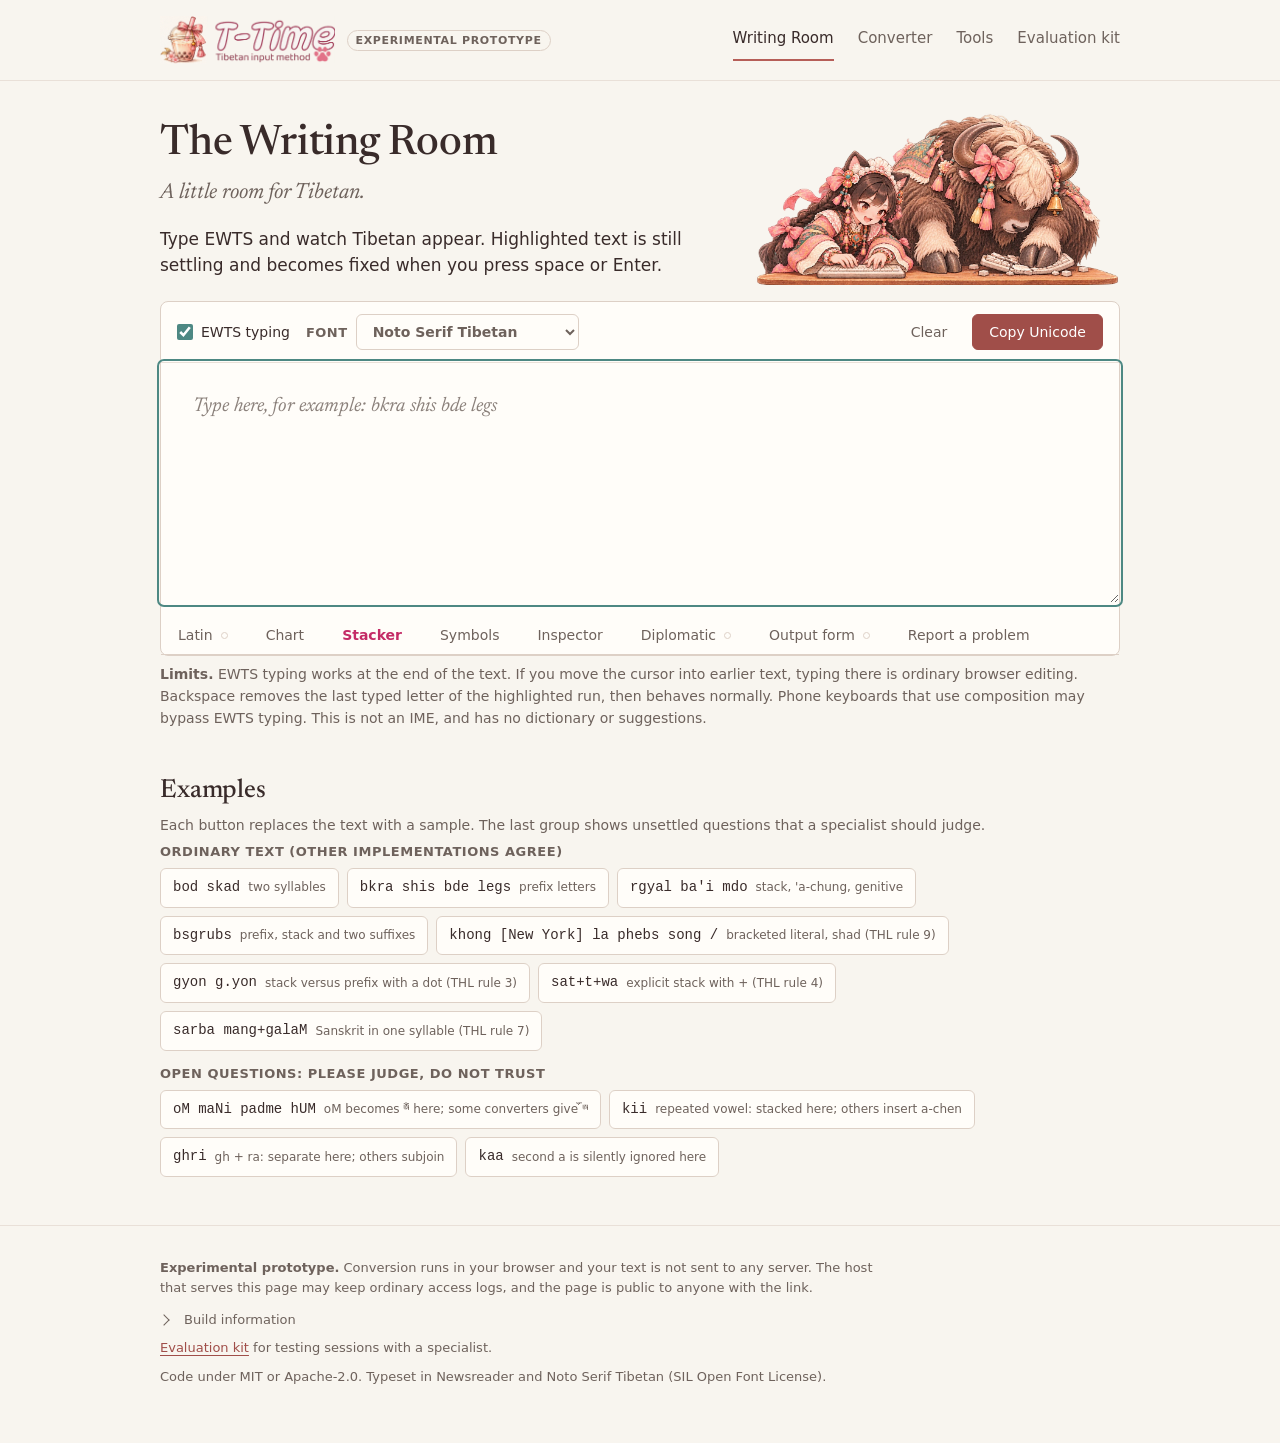
<file: index.html>
<!doctype html>
<html lang="en">
<head>
<meta charset="utf-8">
<meta name="viewport" content="width=device-width, initial-scale=1">
<meta name="color-scheme" content="light dark">
<title>T-Time Writing Room</title>
<link rel="icon" href="assets/logo-square.svg?v=d8e3add972" type="image/svg+xml">
<link rel="preload" href="assets/fonts/NotoSerifTibetan.woff2?v=609628d82b" as="font" type="font/woff2" crossorigin>
<link rel="stylesheet" href="style.css?v=8715d8c32c">
</head>
<body>
<a class="skip" href="#main">Skip to content</a>
<header class="site-header"><div class="wrap">
  <a class="brand" href="index.html" aria-label="T-Time, writing room">
    <picture><source srcset="assets/logo-long-dark.webp?v=4430119a1a" media="(prefers-color-scheme: dark)"><img src="assets/logo-long.webp?v=51adeb4e21" alt="T-time" width="175" height="48"></picture>
    <span class="badge">Experimental prototype</span>
  </a>
  <nav class="nav" aria-label="Primary">
    <a href="index.html" aria-current="page">Writing Room</a>
    <a href="converter.html">Converter</a>
    <a href="parity.html">Tools</a>
    <a href="evaluate.html">Evaluation kit</a>
  </nav>
</div></header>
<main class="wrap" id="main">
  <div class="hero">
    <div class="intro">
      <h1>The Writing Room</h1>
      <p class="subtitle">A little room for Tibetan.</p>
      <p class="lede">Type EWTS and watch Tibetan appear. Highlighted text is still settling and becomes fixed when you press space or Enter.</p>
    </div>
    <img src="assets/typing.webp?v=0795db4f63" alt="Momo the yak and Tibby the cat-maid typing together at a table" width="1200" height="567">
  </div>

  <section class="paper" aria-labelledby="ed-h">
    <h2 id="ed-h" class="visually-hidden">Editor</h2>
    <div class="toolbar">
      <label class="check"><input type="checkbox" id="ewts-on" checked> EWTS typing</label>
      <span id="lat-state" class="badge" hidden role="status">Latin</span>
      <span id="dip-state" class="badge" hidden role="status"></span>
      <label class="label field" for="font">Font
        <select id="font">
          <option value="auto">Noto Serif Tibetan</option>
          <option value="jomolhari">Jomolhari (if installed)</option>
          <option value="system">System Tibetan font</option>
        </select>
      </label>
      <div class="actions">
        <span id="status" class="status" role="status" aria-live="polite"></span>
        <button type="button" id="clear" class="quiet">Clear</button>
        <button type="button" id="copy" class="primary">Copy Unicode</button>
      </div>
    </div>
    <textarea id="editor" class="tib writing" lang="bo" spellcheck="false" autocapitalize="off" autocomplete="off" autocorrect="off"
      aria-describedby="limits" placeholder="Type here, for example: bkra shis bde legs"></textarea>
    <div class="tabs" role="tablist" aria-label="Tools">
      <button type="button" role="tab" id="tab-latin" class="tab" aria-selected="false" aria-controls="panel-latin" tabindex="0">Latin<span class=dot aria-hidden=true></span><span class=visually-hidden id=on-latin></span></button>
      <button type="button" role="tab" id="tab-chart" class="tab" aria-selected="false" aria-controls="panel-chart" tabindex="-1">Chart</button>
      <button type="button" role="tab" id="tab-stacker" class="tab" aria-selected="false" aria-controls="panel-stacker" tabindex="-1">Stacker</button>
      <button type="button" role="tab" id="tab-symbols" class="tab" aria-selected="false" aria-controls="panel-symbols" tabindex="-1">Symbols</button>
      <button type="button" role="tab" id="tab-inspector" class="tab" aria-selected="false" aria-controls="panel-inspector" tabindex="-1">Inspector</button>
      <button type="button" role="tab" id="tab-diplomatic" class="tab" aria-selected="false" aria-controls="panel-diplomatic" tabindex="-1">Diplomatic<span class=dot aria-hidden=true></span><span class=visually-hidden id=on-diplomatic></span></button>
      <button type="button" role="tab" id="tab-form" class="tab" aria-selected="false" aria-controls="panel-form" tabindex="-1">Output form<span class=dot aria-hidden=true></span><span class=visually-hidden id=on-form></span></button>
      <button type="button" role="tab" id="tab-report" class="tab" aria-selected="false" aria-controls="panel-report" tabindex="-1">Report a problem</button>
    </div>
    <div role="tabpanel" id="panel-latin" class="tabpanel" aria-labelledby="tab-latin" hidden>
      <label class="check"><input type="checkbox" id="latin"> Latin mode</label>
      <p class="hint">Type ordinary Latin text in the middle of Tibetan: nothing is converted and the space bar is a space. Switch with <kbd>Alt</kbd>+<kbd>Shift</kbd>+<kbd>L</kbd> while the page is focused. Switching on fixes the highlighted Tibetan first, so nothing typed is lost; switching off starts a fresh Tibetan run. This is a first version for testing: the shortcut and the switching rule are open questions, so tell us what works for you.</p>
      <label class="check"><input type="checkbox" id="dead-keys" checked> Diacritic dead keys</label>
      <p class="hint">In Latin mode, type <kbd>;</kbd> and then a key for an IAST letter, or <kbd>:</kbd> and then the key for the capital. A <kbd>;</kbd> or <kbd>:</kbd> not followed by one of these keys stays as typed, so ordinary punctuation is unaffected; type it twice for a single literal one before a letter. Backspace removes a waiting <kbd>;</kbd> or <kbd>:</kbd>. Which keys feel natural, and whether <kbd>;</kbd> and <kbd>:</kbd> get in your way, are what we want to learn.</p>
      <details class="deadkeys" open>
        <summary>Dead-key shortcuts</summary>
        <table class="data">
          <thead><tr><th>Second key</th><th>Lower case</th><th>Capital</th></tr></thead>
          <tbody>
          <tr><td><kbd>a</kbd></td><td lang="en"><kbd>;a</kbd> ā</td><td lang="en"><kbd>:a</kbd> Ā</td></tr>
          <tr><td><kbd>i</kbd></td><td lang="en"><kbd>;i</kbd> ī</td><td lang="en"><kbd>:i</kbd> Ī</td></tr>
          <tr><td><kbd>u</kbd></td><td lang="en"><kbd>;u</kbd> ū</td><td lang="en"><kbd>:u</kbd> Ū</td></tr>
          <tr><td><kbd>r</kbd></td><td lang="en"><kbd>;r</kbd> ṛ</td><td lang="en"><kbd>:r</kbd> Ṛ</td></tr>
          <tr><td><kbd>R</kbd></td><td lang="en"><kbd>;R</kbd> ṝ</td><td lang="en"><kbd>:R</kbd> Ṝ</td></tr>
          <tr><td><kbd>l</kbd></td><td lang="en"><kbd>;l</kbd> ḷ</td><td lang="en"><kbd>:l</kbd> Ḷ</td></tr>
          <tr><td><kbd>L</kbd></td><td lang="en"><kbd>;L</kbd> ḹ</td><td lang="en"><kbd>:L</kbd> Ḹ</td></tr>
          <tr><td><kbd>m</kbd></td><td lang="en"><kbd>;m</kbd> ṃ</td><td lang="en"><kbd>:m</kbd> Ṃ</td></tr>
          <tr><td><kbd>h</kbd></td><td lang="en"><kbd>;h</kbd> ḥ</td><td lang="en"><kbd>:h</kbd> Ḥ</td></tr>
          <tr><td><kbd>n</kbd></td><td lang="en"><kbd>;n</kbd> ṅ</td><td lang="en"><kbd>:n</kbd> Ṅ</td></tr>
          <tr><td><kbd>N</kbd></td><td lang="en"><kbd>;N</kbd> ṇ</td><td lang="en"><kbd>:N</kbd> Ṇ</td></tr>
          <tr><td><kbd>y</kbd></td><td lang="en"><kbd>;y</kbd> ñ</td><td lang="en"><kbd>:y</kbd> Ñ</td></tr>
          <tr><td><kbd>t</kbd></td><td lang="en"><kbd>;t</kbd> ṭ</td><td lang="en"><kbd>:t</kbd> Ṭ</td></tr>
          <tr><td><kbd>d</kbd></td><td lang="en"><kbd>;d</kbd> ḍ</td><td lang="en"><kbd>:d</kbd> Ḍ</td></tr>
          <tr><td><kbd>s</kbd></td><td lang="en"><kbd>;s</kbd> ś</td><td lang="en"><kbd>:s</kbd> Ś</td></tr>
          <tr><td><kbd>S</kbd></td><td lang="en"><kbd>;S</kbd> ṣ</td><td lang="en"><kbd>:S</kbd> Ṣ</td></tr>
          </tbody>
        </table>
      </details>
    </div>
    <div role="tabpanel" id="panel-chart" class="tabpanel" aria-labelledby="tab-chart" hidden>
      <p class="hint"><strong>Draft chart.</strong> Choose a cell to insert its glyph where the cursor is; the EWTS under it is what you type. Each glyph is made by the engine from that EWTS. The groupings and IAST labels have not been reviewed by a Tibetologist.</p>
      <div id="chart-cats" class="chips" role="group" aria-label="Chart section"></div>
      <p id="chart-intro" class="hint"></p>
      <div id="chart-body" role="group"></div>
      <details class="chart-notes">
        <summary>Notes on typing</summary>
        <ul>
          <li>A <kbd>+</kbd> joins letters into a stack when the engine would not stack them itself: <code>t+ta</code>, <code>k+Sha</code>. Longer stacks chain it: <code>s+t+ra</code>.</li>
          <li>Capital letters are the Sanskrit forms: <code>Ta Tha Da Na Sha</code> are the inverted (retroflex) letters, <code>Ra</code> is the fixed-form ra.</li>
          <li>Aspirates take <code>h</code> after the letter: <code>gha dha bha dzha Dha</code>. <code>jha</code> is not one of them: type <code>dzha</code> for ཛྷ.</li>
          <li><code>va</code> and <code>fa</code> are ba and pha with a tsa-phru mark; a subjoined wa-zur is <code>wa</code>, as in <code>dh+wa</code>.</li>
        </ul>
      </details>
    </div>
    <div role="tabpanel" id="panel-stacker" class="tabpanel stacker-panel" aria-labelledby="tab-stacker" hidden>
      <div class="stacker-layout">
      <div class="stacker-main">
      <p class="hint"><strong>Draft stacker.</strong> Build one stack, top letter first, and see the code to type for it next time. Type a letter&rsquo;s EWTS in the box and press <kbd>Enter</kbd> or <kbd>+</kbd> to add it (<kbd>Backspace</kbd> on an empty box removes the last), or click a letter. The engine makes the stack, so the result matches typing. It reports, rather than refuses, unusual combinations; whether your font draws a stack well is a separate question.</p>
      <div class="stacker-top">
        <label class="label" for="st-key">Letter to add</label>
        <input type="text" id="st-key" autocomplete="off" autocapitalize="off" spellcheck="false" placeholder="for example k, then Sh">
        <div class="layers-line">
          <span class="label">Stack, top to bottom</span>
          <div id="st-layers" class="layers" role="list" aria-label="Letters in the stack"></div>
          <span id="st-layers-empty" class="hint">No letters yet.</span>
        </div>
        <div id="st-presets" class="chips" role="group" aria-label="Start from an example"></div>
      </div>
      <div id="st-result" class="stacker-result" hidden>
        <div class="st-glyph tib" id="st-preview" lang="bo" role="img" aria-label="The stack"></div>
        <dl class="facts">
          <dt>Type this</dt><dd><code id="st-shortest"></code> <span class="hint" id="st-same" hidden>(no shorter spelling gives this stack)</span></dd>
          <dt>Full code</dt><dd><code id="st-canonical"></code></dd>
          <dt>Code points</dt><dd><code id="st-cp"></code></dd>
        </dl>
        <div class="actions-row">
          <button type="button" id="st-insert" class="primary">Insert at cursor</button>
          <button type="button" id="st-copy">Copy stack</button>
          <button type="button" id="st-copycode">Copy EWTS</button>
          <button type="button" id="st-clear" class="quiet">Clear</button>
        </div>
        <p id="st-learn" class="hint" role="status" aria-live="polite"></p>
        <ul class="diag" id="st-diag" aria-label="What the engine reports"></ul>
      </div>
      <h3 class="st-h">Vowel and marks</h3>
      <div id="st-vowels" class="chips" role="group" aria-label="Vowel"></div>
      <div id="st-marks" class="chips st-marks" role="group" aria-label="Marks"></div>
      </div>
      </div>
      <h3 class="st-h">Letters</h3>
      <div id="st-grid" role="group" aria-label="Letters to add"></div>
    </div>
    <div role="tabpanel" id="panel-symbols" class="tabpanel" aria-labelledby="tab-symbols" hidden>
    <p class="hint"><strong>Draft catalogue.</strong> The sequences are checked against the engine; the labels have not been reviewed by a Tibetologist. Choose a symbol to insert it where the cursor is, or copy it. Reviewing the labels? <a href="symbols.html">Open the review page</a>.</p>
    <label class="label" for="pal-search">Search by name, code point (0F0D), EWTS or the character itself</label>
    <input type="search" id="pal-search" autocomplete="off" spellcheck="false">
    <div id="pal-cats" class="chips" role="group" aria-label="Category"></div>
    <p id="pal-count" class="hint" role="status" aria-live="polite"></p>
    <ul id="pal-list" class="sym-grid"></ul>
      </div>
    <div role="tabpanel" id="panel-inspector" class="tabpanel" aria-labelledby="tab-inspector" hidden>
      <dl class="facts">
        <dt>Raw EWTS, highlighted run</dt><dd><code id="i-raw"></code></dd>
        <dt>Highlighted Unicode</dt><dd><span id="i-prov" lang="bo"></span></dd>
        <dt>Fixed Unicode</dt><dd><span id="i-comm" lang="bo"></span></dd>
        <dt>All text: code points</dt><dd><code id="i-cp"></code></dd>
        <dt>Normalization</dt><dd id="i-nf"></dd>
        <dt id="i-diag-label">Diagnostics (highlighted run)</dt><dd><ul class="diag" id="i-diag"></ul></dd>
      </dl>
    </div>
    <div role="tabpanel" id="panel-diplomatic" class="tabpanel" aria-labelledby="tab-diplomatic" hidden>
      <label class="check" title="Same text, but every choice or ignored letter is reported as a warning"><input type="checkbox" id="diplomatic"> Diplomatic mode</label>
      <p class="hint">The text is exactly what it would be otherwise. Choices the converter makes, and letters it ignores, are reported below as you type. Try <code>kaa</code>, <code>oM</code>, <code>ghri</code>, <code>gya</code>.</p>
      <ul class="diag" id="dip-diag"></ul>
    </div>
    <div role="tabpanel" id="panel-form" class="tabpanel" aria-labelledby="tab-form" hidden>
      <label class="check"><input type="checkbox" id="precomposed"> Precomposed output (not NFC)</label>
      <p class="hint">Writes a few Tibetan letters as single precomposed characters (for example U+0F43). The result is not NFC. Text already fixed is kept as it is; only the highlighted run is re-read in the new mode.</p>
    </div>
    <div role="tabpanel" id="panel-report" class="tabpanel" aria-labelledby="tab-report" hidden>
      <p class="hint">Nothing is sent from this page. Review the text, then either copy it or open a pre-filled issue on GitHub, where you will see it before you submit. Issues on this repository are public, so untick the text box below if the text is private.</p>
      <label class="formrow">What you expected <textarea id="expected" rows="2" placeholder="Expected Tibetan or EWTS"></textarea></label>
      <label class="formrow">Comment <textarea id="comment" rows="2"></textarea></label>
      <label class="check"><input type="checkbox" id="include-text" checked> Include the editor text in the report</label>
      <pre class="report" id="report" aria-label="Report preview"></pre>
      <div class="actions-row">
        <button type="button" id="copy-report">Copy report</button>
        <a class="button" id="gh-issue" href="https://github.com/ttime-ime/playground/issues/new" target="_blank" rel="noopener">Report on GitHub</a>
      </div>
    </div>
  </section>
  <p id="limits" class="hint"><strong>Limits.</strong> EWTS typing works at the end of the text. If you move the cursor into earlier text, typing there is ordinary browser editing. Backspace removes the last typed letter of the highlighted run, then behaves normally. Phone keyboards that use composition may bypass EWTS typing. This is not an IME, and has no dictionary or suggestions.</p>

  <h2>Examples</h2>
  <p class="hint">Each button replaces the text with a sample. The last group shows unsettled questions that a specialist should judge.</p>
  <div id="examples"></div>

</main>
<footer class="site-footer"><div class="wrap">
  <p><strong>Experimental prototype.</strong> Conversion runs in your browser and your text is not sent to any server. The host that serves this page may keep ordinary access logs, and the page is public to anyone with the link.</p>
  <details>
    <summary>Build information</summary>
    <p class="hint">Include this in bug reports.</p>
    <p class="build" id="build">loading…</p>
  </details>
  <p><a href="evaluate.html">Evaluation kit</a> for testing sessions with a specialist.</p>
  <p>Code under MIT or Apache-2.0. Typeset in Newsreader and Noto Serif Tibetan (SIL Open Font License).</p>
</div></footer>
<script type="module" src="app.js?v=fba801f4a0"></script>
</body>
</html>
</file>
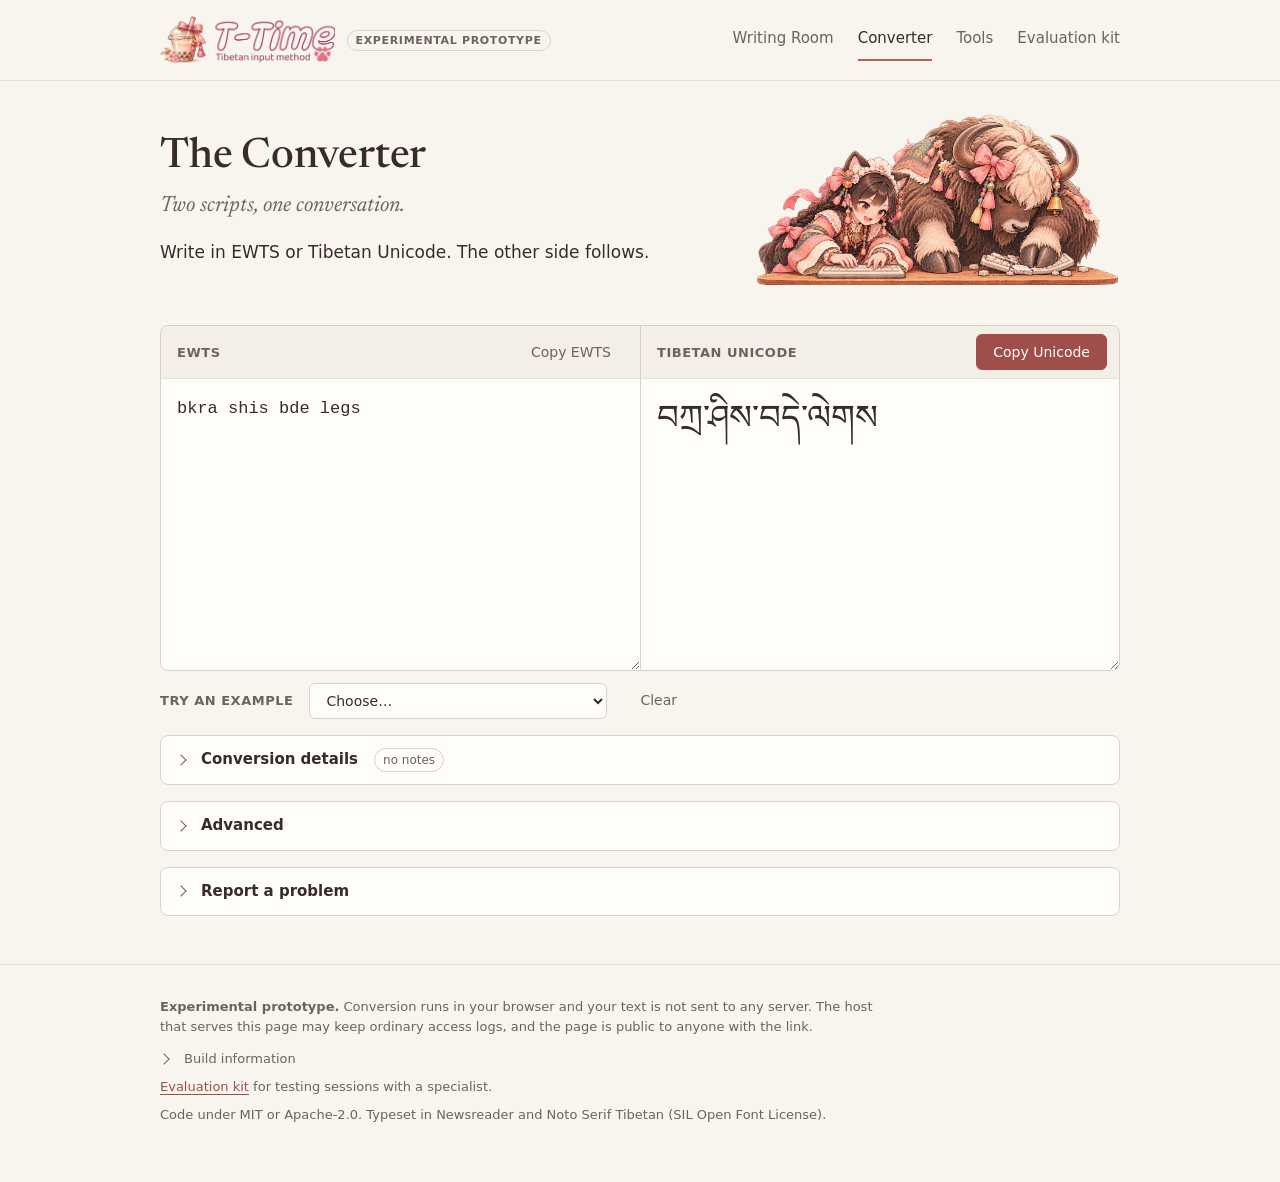
<file: converter.html>
<!doctype html>
<html lang="en">
<head>
<meta charset="utf-8">
<meta name="viewport" content="width=device-width, initial-scale=1">
<meta name="color-scheme" content="light dark">
<title>T-Time Converter</title>
<link rel="icon" href="assets/logo-square.svg?v=d8e3add972" type="image/svg+xml">
<link rel="preload" href="assets/fonts/NotoSerifTibetan.woff2?v=609628d82b" as="font" type="font/woff2" crossorigin>
<link rel="stylesheet" href="style.css?v=8715d8c32c">
</head>
<body>
<a class="skip" href="#main">Skip to content</a>
<header class="site-header"><div class="wrap">
  <a class="brand" href="index.html" aria-label="T-Time, writing room">
    <picture><source srcset="assets/logo-long-dark.webp?v=4430119a1a" media="(prefers-color-scheme: dark)"><img src="assets/logo-long.webp?v=51adeb4e21" alt="T-time" width="175" height="48"></picture>
    <span class="badge">Experimental prototype</span>
  </a>
  <nav class="nav" aria-label="Primary">
    <a href="index.html">Writing Room</a>
    <a href="converter.html" aria-current="page">Converter</a>
    <a href="parity.html">Tools</a>
    <a href="evaluate.html">Evaluation kit</a>
  </nav>
</div></header>
<main class="wrap" id="main">
  <div class="hero">
    <div class="intro">
      <h1>The Converter</h1>
      <p class="subtitle">Two scripts, one conversation.</p>
      <p class="lede">Write in EWTS or Tibetan Unicode. The other side follows.</p>
    </div>
    <img src="assets/typing.webp?v=0795db4f63" alt="Momo the yak and Tibby the cat-maid typing together at a table" width="1200" height="567">
  </div>

  <div class="instrument paper">
    <section class="pane" aria-labelledby="l-ewts">
      <div class="pane-head">
        <label class="label" id="l-ewts" for="ewts">EWTS</label>
        <button type="button" id="copy-ewts" class="quiet">Copy EWTS</button>
      </div>
      <textarea id="ewts" class="ewts" rows="4" spellcheck="false" autocapitalize="off" autocomplete="off" autocorrect="off"></textarea>
    </section>
    <section class="pane" aria-labelledby="l-uni">
      <div class="pane-head">
        <label class="label" id="l-uni" for="uni">Tibetan Unicode</label>
        <button type="button" id="copy-uni" class="primary">Copy Unicode</button>
      </div>
      <textarea id="uni" class="tib" lang="bo" rows="4" spellcheck="false"></textarea>
    </section>
  </div>

  <div class="convbar">
    <label class="label" for="example">Try an example</label>
    <select id="example">
      <option value="">Choose…</option>
      <optgroup label="Ordinary Tibetan">
        <option value="bkra shis bde legs">bkra shis bde legs</option>
        <option value="bod skad">bod skad</option>
      </optgroup>
      <optgroup label="Consonant stacks">
        <option value="bsgrubs">bsgrubs</option>
        <option value="gyon g.yon ">gyon g.yon (stack or prefix)</option>
        <option value="sat+t+wa">sat+t+wa (explicit stack)</option>
      </optgroup>
      <optgroup label="Sanskrit">
        <option value="sarba mang+galaM ">sarba mang+galaM</option>
      </optgroup>
      <optgroup label="Punctuation and literals">
        <option value="khong [New York] la phebs song /">khong [New York] la phebs song /</option>
      </optgroup>
    </select>
    <button type="button" id="clear" class="quiet">Clear</button>
    <span id="status" class="status" role="status" aria-live="polite"></span>
  </div>

  <details class="paper" id="details">
    <summary>Conversion details <span class="count" id="diag-count">no notes</span></summary>
    <div class="disclosure-body">
      <dl class="facts">
        <dt>Last edited</dt><dd id="r-dir"></dd>
        <dt>Reverse fidelity</dt><dd id="r-fid"></dd>
        <dt>Round trip</dt><dd id="r-rt"></dd>
        <dt>Unicode code points</dt><dd><code id="r-cp"></code></dd>
        <dt>Normalization</dt><dd id="r-nf"></dd>
        <dt>Diagnostics</dt><dd><ul class="diag" id="r-diag"></ul></dd>
      </dl>
      <p class="hint"><strong>Exact</strong>: converting the EWTS back gives your Unicode unchanged. <strong>Canonical</strong>: equal after canonical normalization. <strong>Lossy</strong>: some characters have no EWTS spelling and appear as <code>\uXXXX</code> escapes. A round trip that differs is a finding worth reporting.</p>
    </div>
  </details>

  <details class="paper">
    <summary>Advanced</summary>
    <div class="disclosure-body">
      <label class="check"><input type="checkbox" id="precomposed"> Precomposed output (not NFC)</label>
      <p class="hint">Writes a few Tibetan letters as single precomposed characters (for example U+0F43) instead of their standard decomposed sequence. The result is not in Unicode normalization form NFC, so text compared or searched elsewhere may not match. Leave it off unless a font or program needs it.</p>
    </div>
  </details>

  <details class="paper" id="report-box">
    <summary>Report a problem</summary>
    <div class="disclosure-body">
      <p class="hint">Nothing is sent from this page. Review the text, then either copy it or open a pre-filled issue on GitHub, where you will see it before you submit. Issues on this repository are public, so untick the text box below if the text is private.</p>
      <label class="formrow">What you expected <textarea id="expected" rows="2"></textarea></label>
      <label class="check"><input type="checkbox" id="include-text" checked> Include both boxes in the report</label>
      <pre class="report" id="report" aria-label="Report preview"></pre>
      <div class="actions-row">
        <button type="button" id="copy-report">Copy report</button>
        <a class="button" id="gh-issue" href="https://github.com/ttime-ime/playground/issues/new" target="_blank" rel="noopener">Report on GitHub</a>
      </div>
    </div>
  </details>

</main>
<footer class="site-footer"><div class="wrap">
  <p><strong>Experimental prototype.</strong> Conversion runs in your browser and your text is not sent to any server. The host that serves this page may keep ordinary access logs, and the page is public to anyone with the link.</p>
  <details>
    <summary>Build information</summary>
    <p class="hint">Include this in bug reports.</p>
    <p class="build" id="build">loading…</p>
  </details>
  <p><a href="evaluate.html">Evaluation kit</a> for testing sessions with a specialist.</p>
  <p>Code under MIT or Apache-2.0. Typeset in Newsreader and Noto Serif Tibetan (SIL Open Font License).</p>
</div></footer>
<script type="module" src="converter.js?v=34dcace399"></script>
</body>
</html>
</file>
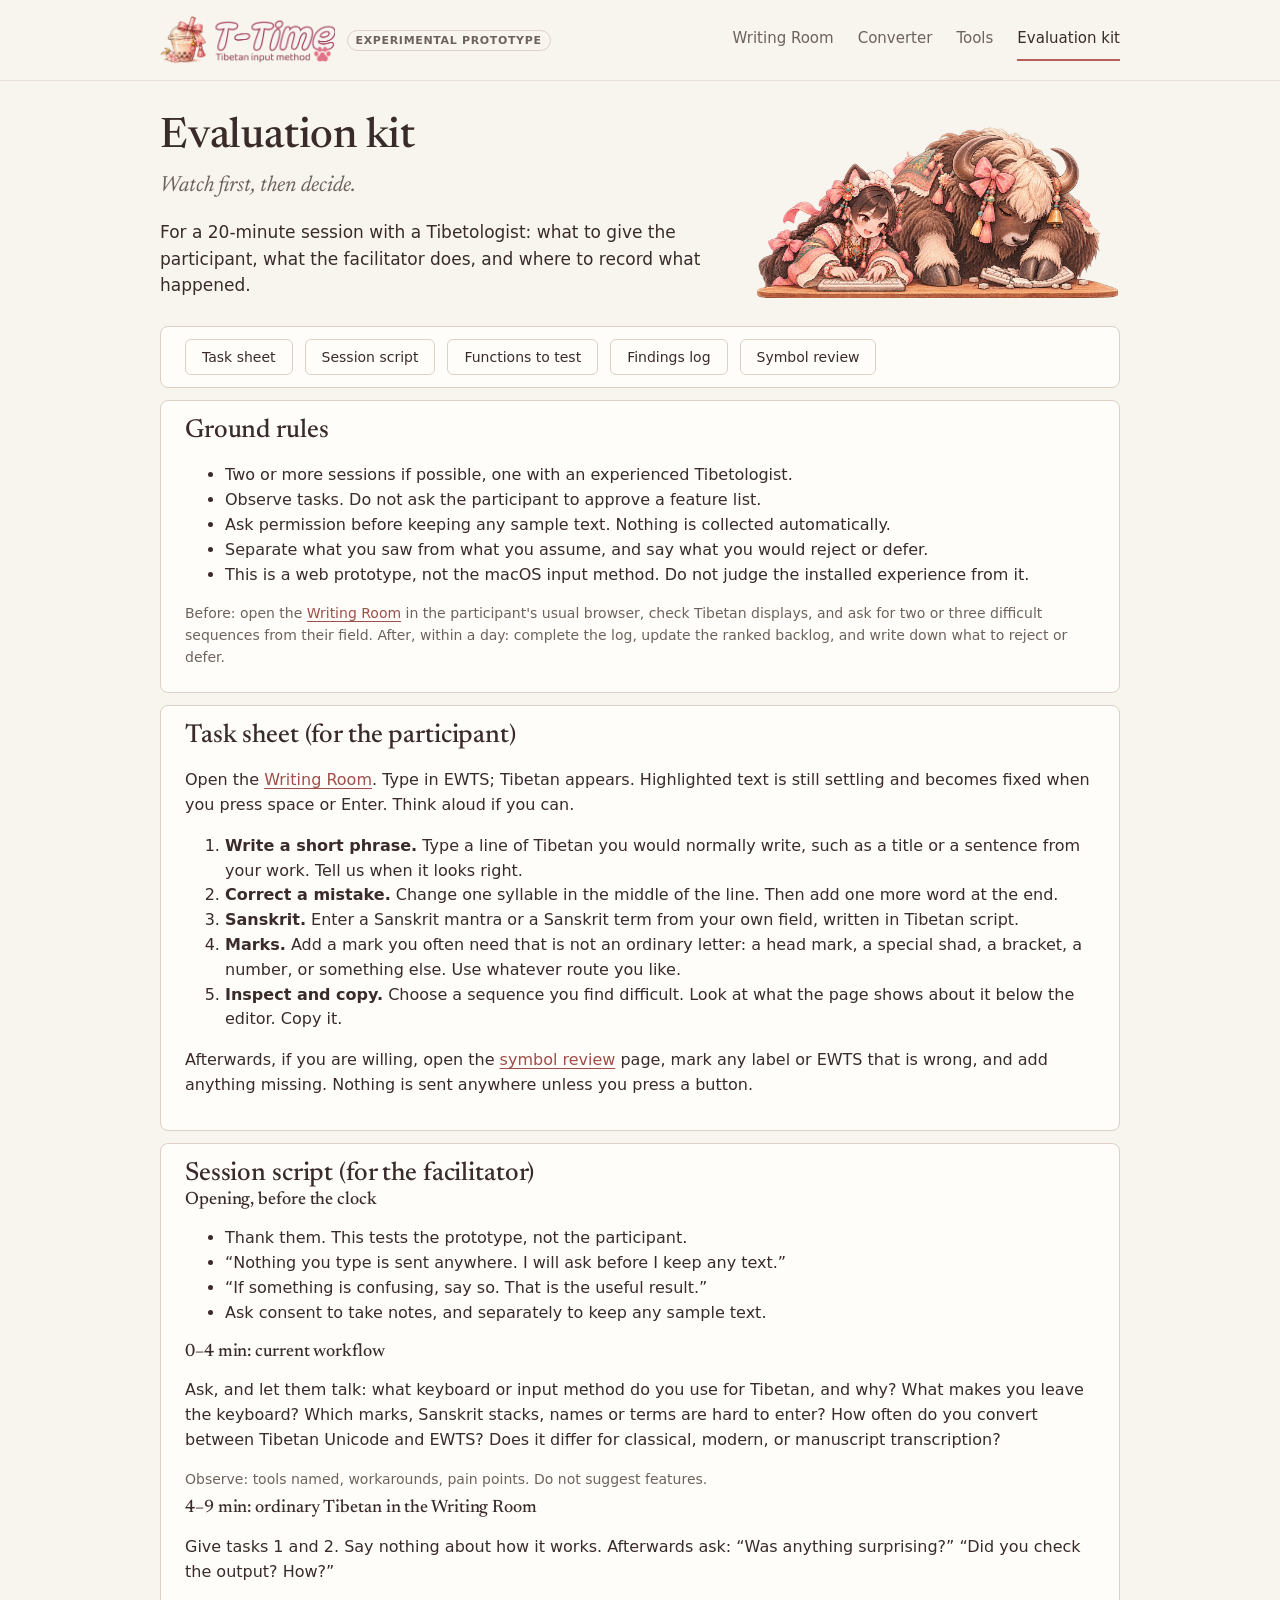
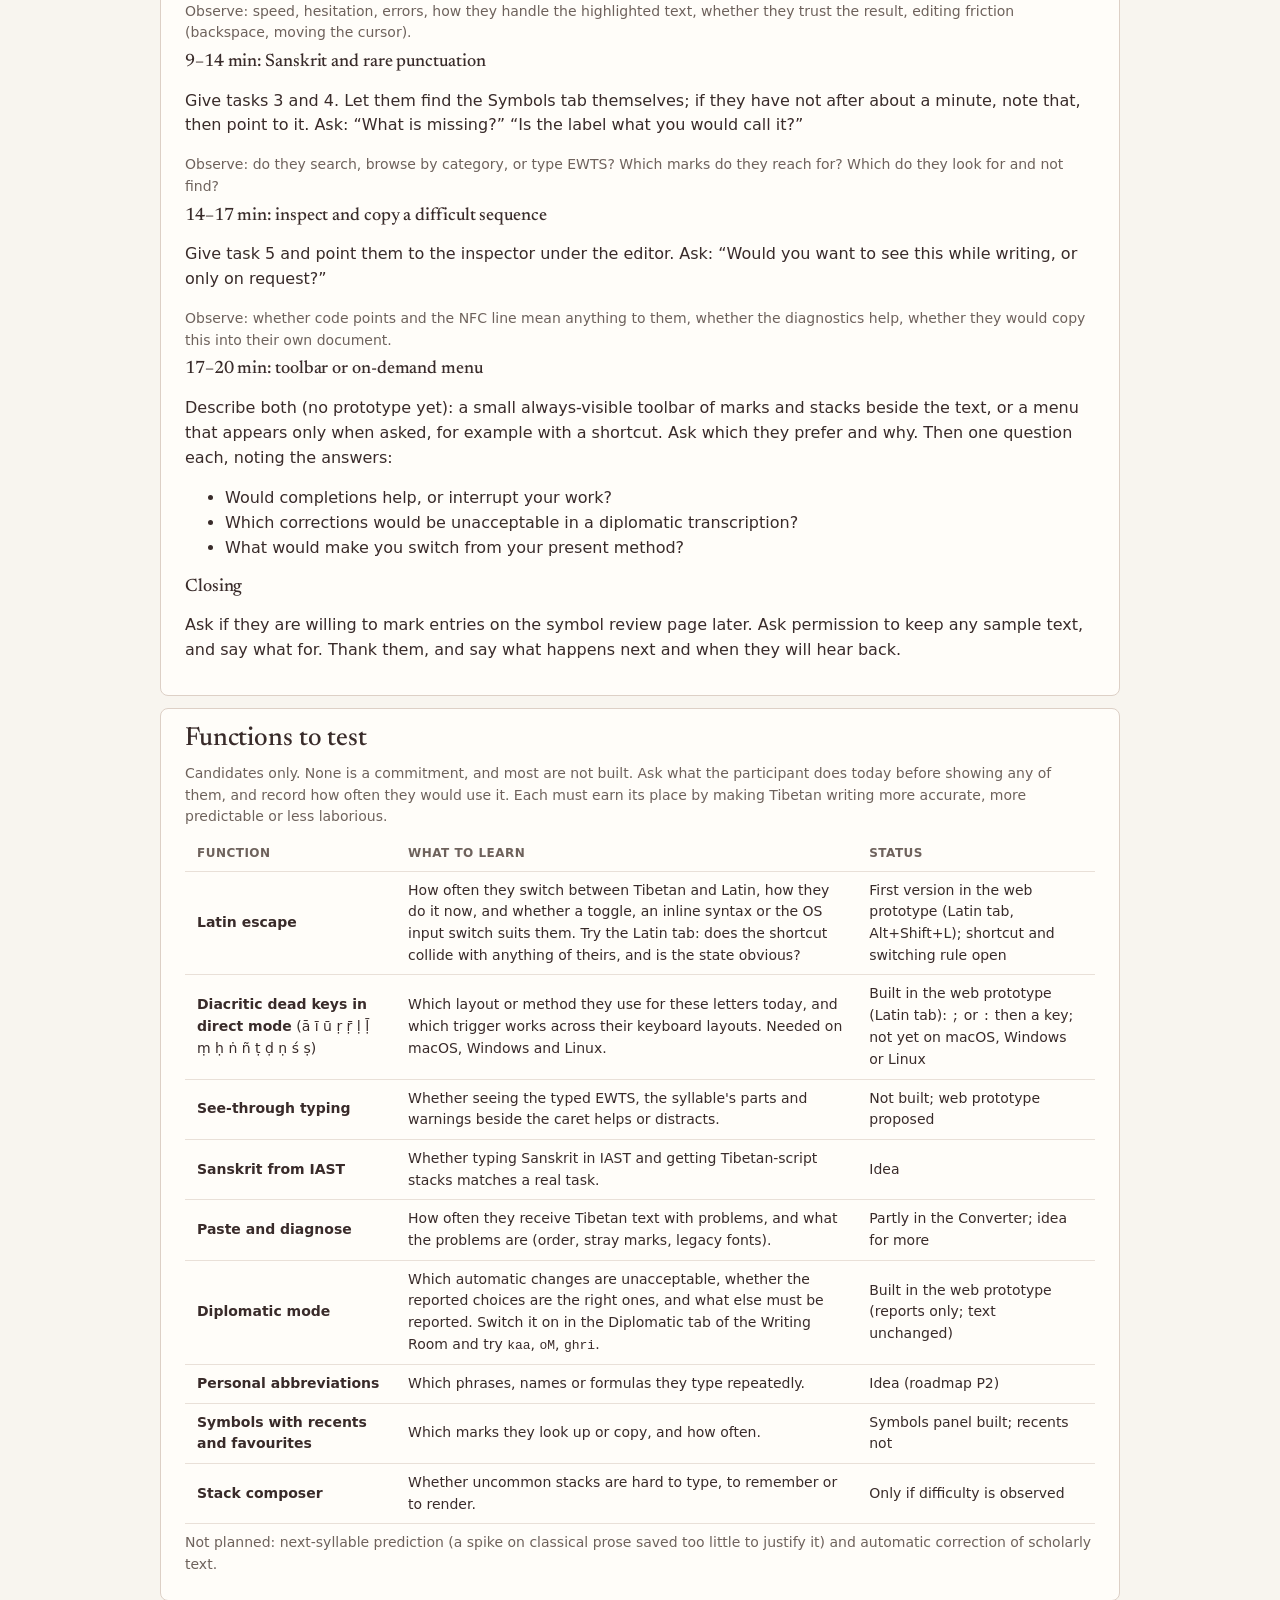
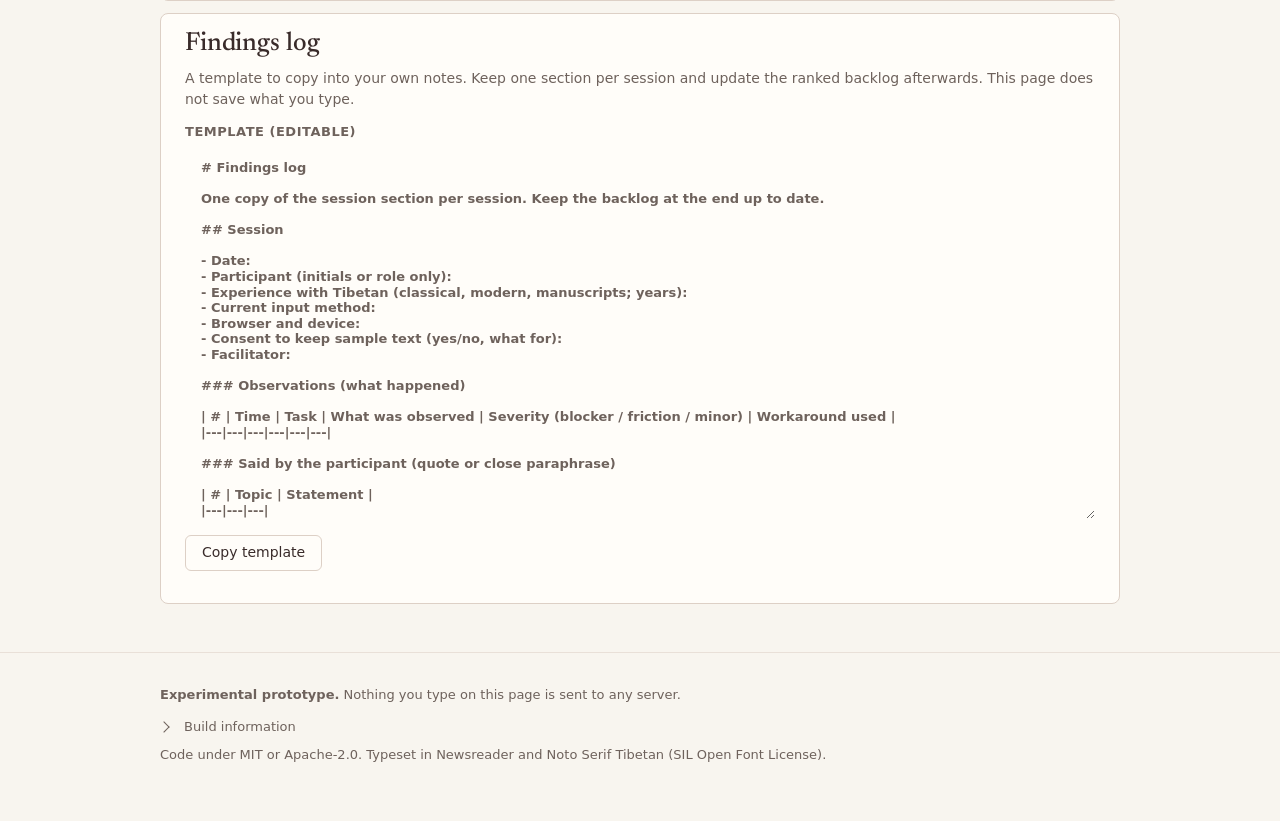
<file: evaluate.html>
<!doctype html>
<html lang="en">
<head>
<meta charset="utf-8">
<meta name="viewport" content="width=device-width, initial-scale=1">
<meta name="color-scheme" content="light dark">
<title>T-Time evaluation kit</title>
<link rel="icon" href="assets/logo-square.svg?v=d8e3add972" type="image/svg+xml">
<link rel="stylesheet" href="style.css?v=8715d8c32c">
</head>
<body>
<a class="skip" href="#main">Skip to content</a>
<header class="site-header"><div class="wrap">
  <a class="brand" href="index.html" aria-label="T-Time, writing room">
    <picture><source srcset="assets/logo-long-dark.webp?v=4430119a1a" media="(prefers-color-scheme: dark)"><img src="assets/logo-long.webp?v=51adeb4e21" alt="T-time" width="175" height="48"></picture>
    <span class="badge">Experimental prototype</span>
  </a>
  <nav class="nav" aria-label="Primary">
    <a href="index.html">Writing Room</a>
    <a href="converter.html">Converter</a>
    <a href="parity.html">Tools</a>
    <a href="evaluate.html" aria-current="page">Evaluation kit</a>
  </nav>
</div></header>
<main class="wrap evaluation" id="main">
  <div class="hero">
    <div class="intro">
      <h1>Evaluation kit</h1>
      <p class="subtitle">Watch first, then decide.</p>
      <p class="lede">For a 20-minute session with a Tibetologist: what to give the participant, what the facilitator does, and where to record what happened.</p>
    </div>
    <img src="assets/typing.webp?v=0795db4f63" alt="Momo the yak and Tibby the cat-maid typing together at a table" width="1200" height="567">
  </div>

  <nav class="paper" aria-label="On this page"><p class="actions-row">
    <a class="button" href="#tasks">Task sheet</a><a class="button" href="#script">Session script</a><a class="button" href="#functions">Functions to test</a><a class="button" href="#log">Findings log</a><a class="button" href="symbols.html">Symbol review</a>
  </p></nav>

  <section class="paper" aria-labelledby="rules-h">
    <h2 id="rules-h">Ground rules</h2>
    <ul>
      <li>Two or more sessions if possible, one with an experienced Tibetologist.</li>
      <li>Observe tasks. Do not ask the participant to approve a feature list.</li>
      <li>Ask permission before keeping any sample text. Nothing is collected automatically.</li>
      <li>Separate what you saw from what you assume, and say what you would reject or defer.</li>
      <li>This is a web prototype, not the macOS input method. Do not judge the installed experience from it.</li>
    </ul>
    <p class="hint">Before: open the <a href="index.html">Writing Room</a> in the participant's usual browser, check Tibetan displays, and ask for two or three difficult sequences from their field. After, within a day: complete the log, update the ranked backlog, and write down what to reject or defer.</p>
  </section>

  <section class="paper" id="tasks" aria-labelledby="tasks-h">
    <h2 id="tasks-h">Task sheet (for the participant)</h2>
    <p>Open the <a href="index.html">Writing Room</a>. Type in EWTS; Tibetan appears. Highlighted text is still settling and becomes fixed when you press space or Enter. Think aloud if you can.</p>
    <ol>
      <li><strong>Write a short phrase.</strong> Type a line of Tibetan you would normally write, such as a title or a sentence from your work. Tell us when it looks right.</li>
      <li><strong>Correct a mistake.</strong> Change one syllable in the middle of the line. Then add one more word at the end.</li>
      <li><strong>Sanskrit.</strong> Enter a Sanskrit mantra or a Sanskrit term from your own field, written in Tibetan script.</li>
      <li><strong>Marks.</strong> Add a mark you often need that is not an ordinary letter: a head mark, a special shad, a bracket, a number, or something else. Use whatever route you like.</li>
      <li><strong>Inspect and copy.</strong> Choose a sequence you find difficult. Look at what the page shows about it below the editor. Copy it.</li>
    </ol>
    <p>Afterwards, if you are willing, open the <a href="symbols.html">symbol review</a> page, mark any label or EWTS that is wrong, and add anything missing. Nothing is sent anywhere unless you press a button.</p>
  </section>

  <section class="paper" id="script" aria-labelledby="script-h">
    <h2 id="script-h">Session script (for the facilitator)</h2>
    <h3>Opening, before the clock</h3>
    <ul>
      <li>Thank them. This tests the prototype, not the participant.</li>
      <li>“Nothing you type is sent anywhere. I will ask before I keep any text.”</li>
      <li>“If something is confusing, say so. That is the useful result.”</li>
      <li>Ask consent to take notes, and separately to keep any sample text.</li>
    </ul>
    <h3>0–4 min: current workflow</h3>
    <p>Ask, and let them talk: what keyboard or input method do you use for Tibetan, and why? What makes you leave the keyboard? Which marks, Sanskrit stacks, names or terms are hard to enter? How often do you convert between Tibetan Unicode and EWTS? Does it differ for classical, modern, or manuscript transcription?</p>
    <p class="hint">Observe: tools named, workarounds, pain points. Do not suggest features.</p>
    <h3>4–9 min: ordinary Tibetan in the Writing Room</h3>
    <p>Give tasks 1 and 2. Say nothing about how it works. Afterwards ask: “Was anything surprising?” “Did you check the output? How?”</p>
    <p class="hint">Observe: speed, hesitation, errors, how they handle the highlighted text, whether they trust the result, editing friction (backspace, moving the cursor).</p>
    <h3>9–14 min: Sanskrit and rare punctuation</h3>
    <p>Give tasks 3 and 4. Let them find the Symbols tab themselves; if they have not after about a minute, note that, then point to it. Ask: “What is missing?” “Is the label what you would call it?”</p>
    <p class="hint">Observe: do they search, browse by category, or type EWTS? Which marks do they reach for? Which do they look for and not find?</p>
    <h3>14–17 min: inspect and copy a difficult sequence</h3>
    <p>Give task 5 and point them to the inspector under the editor. Ask: “Would you want to see this while writing, or only on request?”</p>
    <p class="hint">Observe: whether code points and the NFC line mean anything to them, whether the diagnostics help, whether they would copy this into their own document.</p>
    <h3>17–20 min: toolbar or on-demand menu</h3>
    <p>Describe both (no prototype yet): a small always-visible toolbar of marks and stacks beside the text, or a menu that appears only when asked, for example with a shortcut. Ask which they prefer and why. Then one question each, noting the answers:</p>
    <ul>
      <li>Would completions help, or interrupt your work?</li>
      <li>Which corrections would be unacceptable in a diplomatic transcription?</li>
      <li>What would make you switch from your present method?</li>
    </ul>
    <h3>Closing</h3>
    <p>Ask if they are willing to mark entries on the symbol review page later. Ask permission to keep any sample text, and say what for. Thank them, and say what happens next and when they will hear back.</p>
  </section>

  <section class="paper" id="functions" aria-labelledby="fn-h">
    <h2 id="fn-h">Functions to test</h2>
    <p class="hint">Candidates only. None is a commitment, and most are not built. Ask what the participant does today before showing any of them, and record how often they would use it. Each must earn its place by making Tibetan writing more accurate, more predictable or less laborious.</p>
    <table class="data">
      <thead><tr><th scope="col">Function</th><th scope="col">What to learn</th><th scope="col">Status</th></tr></thead>
      <tbody>
        <tr><td><strong>Latin escape</strong></td><td>How often they switch between Tibetan and Latin, how they do it now, and whether a toggle, an inline syntax or the OS input switch suits them. Try the Latin tab: does the shortcut collide with anything of theirs, and is the state obvious?</td><td>First version in the web prototype (Latin tab, Alt+Shift+L); shortcut and switching rule open</td></tr>
        <tr><td><strong>Diacritic dead keys in direct mode</strong> (ā ī ū ṛ ṝ ḷ ḹ ṃ ḥ ṅ ñ ṭ ḍ ṇ ś ṣ)</td><td>Which layout or method they use for these letters today, and which trigger works across their keyboard layouts. Needed on macOS, Windows and Linux.</td><td>Built in the web prototype (Latin tab): <code>;</code> or <code>:</code> then a key; not yet on macOS, Windows or Linux</td></tr>
        <tr><td><strong>See-through typing</strong></td><td>Whether seeing the typed EWTS, the syllable's parts and warnings beside the caret helps or distracts.</td><td>Not built; web prototype proposed</td></tr>
        <tr><td><strong>Sanskrit from IAST</strong></td><td>Whether typing Sanskrit in IAST and getting Tibetan-script stacks matches a real task.</td><td>Idea</td></tr>
        <tr><td><strong>Paste and diagnose</strong></td><td>How often they receive Tibetan text with problems, and what the problems are (order, stray marks, legacy fonts).</td><td>Partly in the Converter; idea for more</td></tr>
        <tr><td><strong>Diplomatic mode</strong></td><td>Which automatic changes are unacceptable, whether the reported choices are the right ones, and what else must be reported. Switch it on in the Diplomatic tab of the Writing Room and try <code>kaa</code>, <code>oM</code>, <code>ghri</code>.</td><td>Built in the web prototype (reports only; text unchanged)</td></tr>
        <tr><td><strong>Personal abbreviations</strong></td><td>Which phrases, names or formulas they type repeatedly.</td><td>Idea (roadmap P2)</td></tr>
        <tr><td><strong>Symbols with recents and favourites</strong></td><td>Which marks they look up or copy, and how often.</td><td>Symbols panel built; recents not</td></tr>
        <tr><td><strong>Stack composer</strong></td><td>Whether uncommon stacks are hard to type, to remember or to render.</td><td>Only if difficulty is observed</td></tr>
      </tbody>
    </table>
    <p class="hint">Not planned: next-syllable prediction (a spike on classical prose saved too little to justify it) and automatic correction of scholarly text.</p>
  </section>

  <section class="paper" id="log" aria-labelledby="log-h">
    <h2 id="log-h">Findings log</h2>
    <p class="hint">A template to copy into your own notes. Keep one section per session and update the ranked backlog afterwards. This page does not save what you type.</p>
    <label class="label field" for="log-text">Template (editable)
      <textarea id="log-text" rows="22" spellcheck="false"># Findings log

One copy of the session section per session. Keep the backlog at the end up to date.

## Session

- Date:
- Participant (initials or role only):
- Experience with Tibetan (classical, modern, manuscripts; years):
- Current input method:
- Browser and device:
- Consent to keep sample text (yes/no, what for):
- Facilitator:

### Observations (what happened)

| # | Time | Task | What was observed | Severity (blocker / friction / minor) | Workaround used |
|---|---|---|---|---|---|

### Said by the participant (quote or close paraphrase)

| # | Topic | Statement |
|---|---|---|

### Answers

- Completions help or interrupt:
- Unacceptable corrections in diplomatic transcription:
- Toolbar or on-demand menu, and why:
- What would make them switch:
- Marks or letters looked for and not found:
- Labels or EWTS they disagreed with:

### Assumptions (not observed; to test)

-

### Defects found

| # | What | Reproduce with | Issue link |
|---|---|---|---|

## Ranked backlog (across sessions)

Rank by how often it was observed and how much it hurt. Say how many sessions
support each line.

| Rank | Feature or fix | Observed in (sessions) | Severity | Evidence | Decision (build / defer / reject) |
|---|---|---|---|---|---|

### To reject or defer, and why

-

### Revised product hypothesis

-
</textarea>
    </label>
    <p class="actions-row"><button type="button" id="copy-log">Copy template</button><span class="hint" id="status" role="status"></span></p>
  </section>
</main>
<footer class="site-footer"><div class="wrap">
  <p><strong>Experimental prototype.</strong> Nothing you type on this page is sent to any server.</p>
  <details>
    <summary>Build information</summary>
    <p class="hint">Include this in bug reports.</p>
    <p class="build" id="build">loading…</p>
  </details>
  <p>Code under MIT or Apache-2.0. Typeset in Newsreader and Noto Serif Tibetan (SIL Open Font License).</p>
</div></footer>
<script type="module" src="evaluate.js?v=49979888b1"></script>
</body>
</html>
</file>
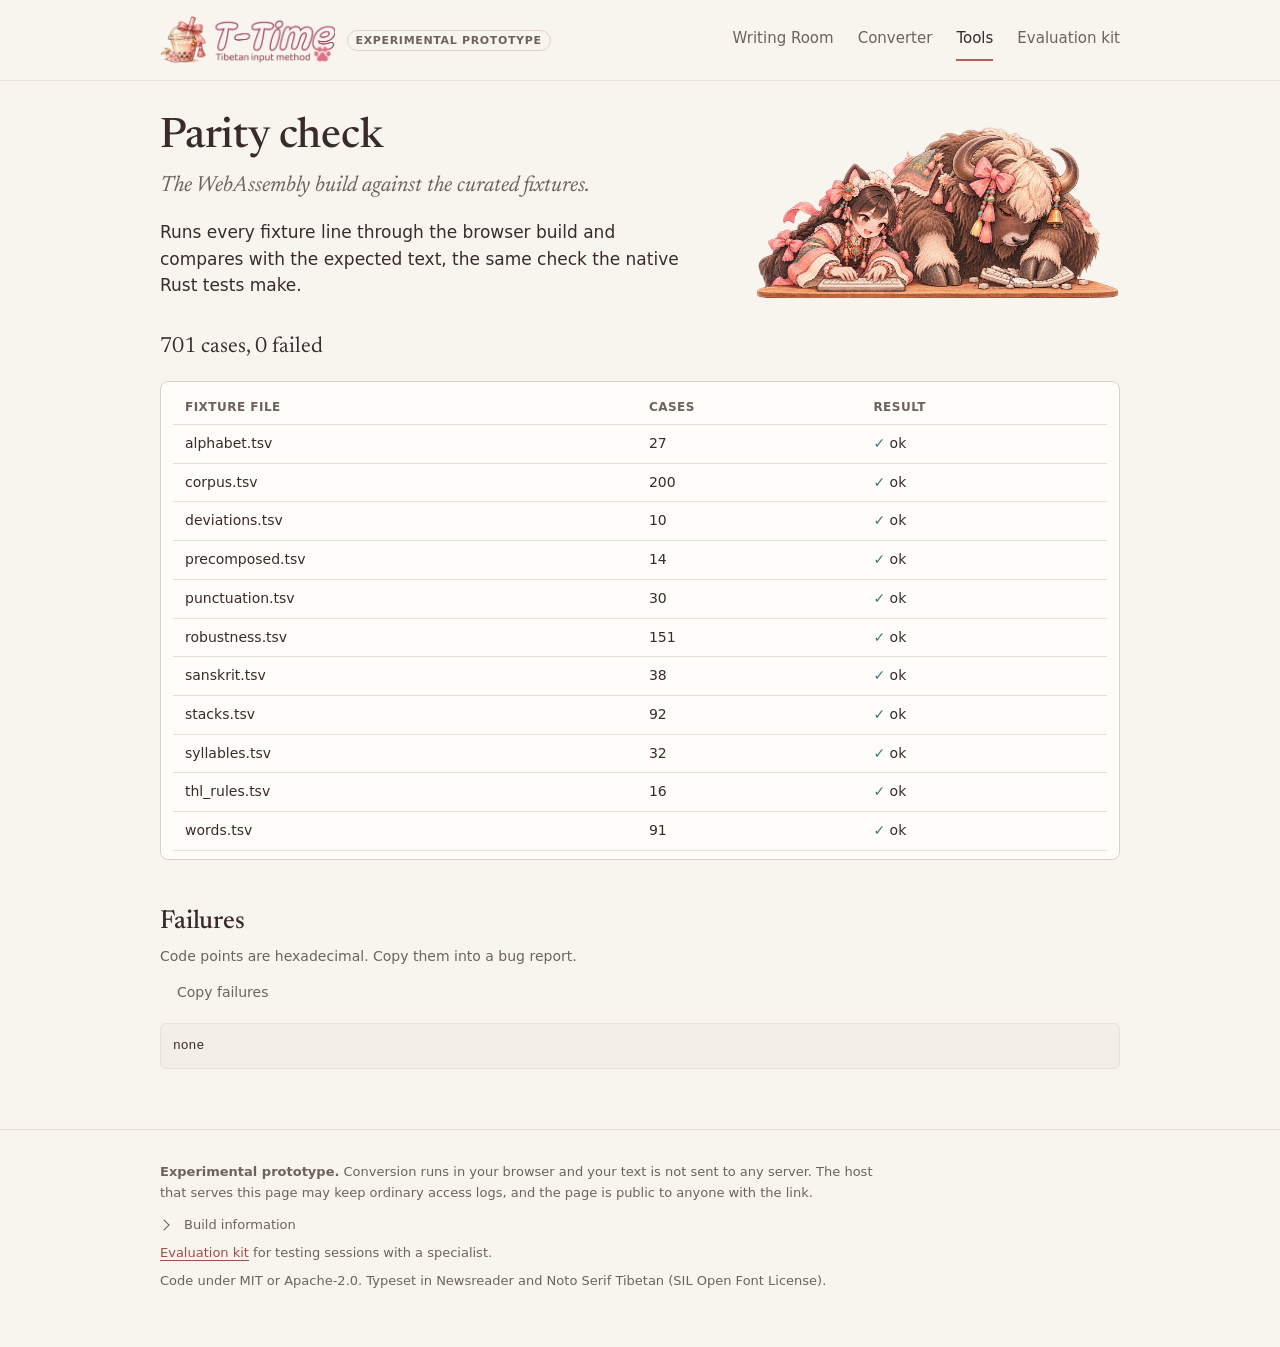
<file: parity.html>
<!doctype html>
<html lang="en">
<head>
<meta charset="utf-8">
<meta name="viewport" content="width=device-width, initial-scale=1">
<meta name="color-scheme" content="light dark">
<title>T-Time parity check</title>
<link rel="icon" href="assets/logo-square.svg?v=d8e3add972" type="image/svg+xml">
<link rel="preload" href="assets/fonts/NotoSerifTibetan.woff2?v=609628d82b" as="font" type="font/woff2" crossorigin>
<link rel="stylesheet" href="style.css?v=8715d8c32c">
</head>
<body>
<a class="skip" href="#main">Skip to content</a>
<header class="site-header"><div class="wrap">
  <a class="brand" href="index.html" aria-label="T-Time, writing room">
    <picture><source srcset="assets/logo-long-dark.webp?v=4430119a1a" media="(prefers-color-scheme: dark)"><img src="assets/logo-long.webp?v=51adeb4e21" alt="T-time" width="175" height="48"></picture>
    <span class="badge">Experimental prototype</span>
  </a>
  <nav class="nav" aria-label="Primary">
    <a href="index.html">Writing Room</a>
    <a href="converter.html">Converter</a>
    <a href="parity.html" aria-current="page">Tools</a>
    <a href="evaluate.html">Evaluation kit</a>
  </nav>
</div></header>
<main class="wrap" id="main">
  <div class="hero">
    <div class="intro">
      <h1>Parity check</h1>
      <p class="subtitle">The WebAssembly build against the curated fixtures.</p>
      <p class="lede">Runs every fixture line through the browser build and compares with the expected text, the same check the native Rust tests make.</p>
    </div>
    <img src="assets/typing.webp?v=0795db4f63" alt="Momo the yak and Tibby the cat-maid typing together at a table" width="1200" height="567">
  </div>
  <p id="summary" class="summaryline" role="status" aria-live="polite">running…</p>
  <div class="paper" style="padding: var(--s2) var(--s3);">
    <table class="data" id="files"><thead><tr><th>Fixture file</th><th>Cases</th><th>Result</th></tr></thead><tbody></tbody></table>
  </div>
  <h2>Failures</h2>
  <p class="hint">Code points are hexadecimal. Copy them into a bug report.</p>
  <button type="button" id="copy-failures" class="quiet">Copy failures</button> <span id="status" class="status" role="status" aria-live="polite"></span>
  <pre class="report" id="failures">none</pre>
</main>
<footer class="site-footer"><div class="wrap">
  <p><strong>Experimental prototype.</strong> Conversion runs in your browser and your text is not sent to any server. The host that serves this page may keep ordinary access logs, and the page is public to anyone with the link.</p>
  <details>
    <summary>Build information</summary>
    <p class="hint">Include this in bug reports.</p>
    <p class="build" id="build">loading…</p>
  </details>
  <p><a href="evaluate.html">Evaluation kit</a> for testing sessions with a specialist.</p>
  <p>Code under MIT or Apache-2.0. Typeset in Newsreader and Noto Serif Tibetan (SIL Open Font License).</p>
</div></footer>
<script type="module" src="parity.js?v=d491a8cd36"></script>
</body>
</html>
</file>
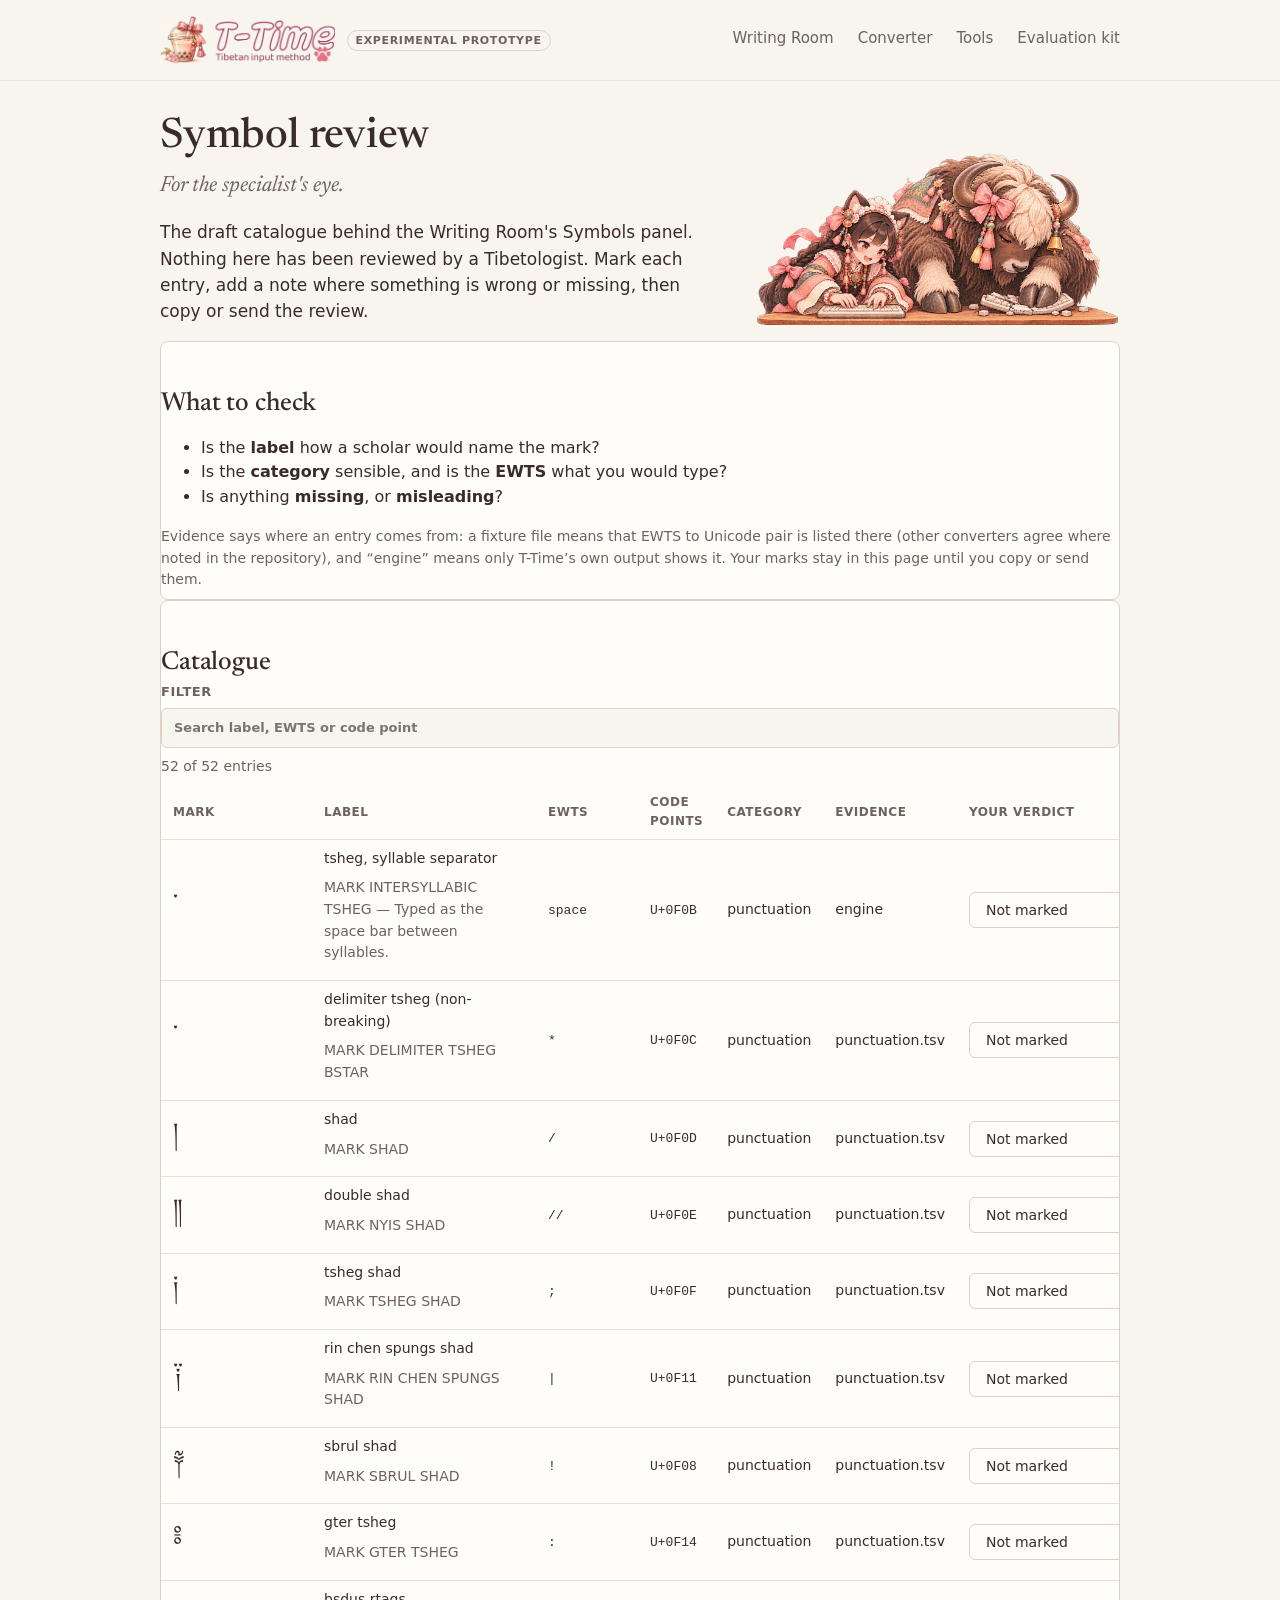
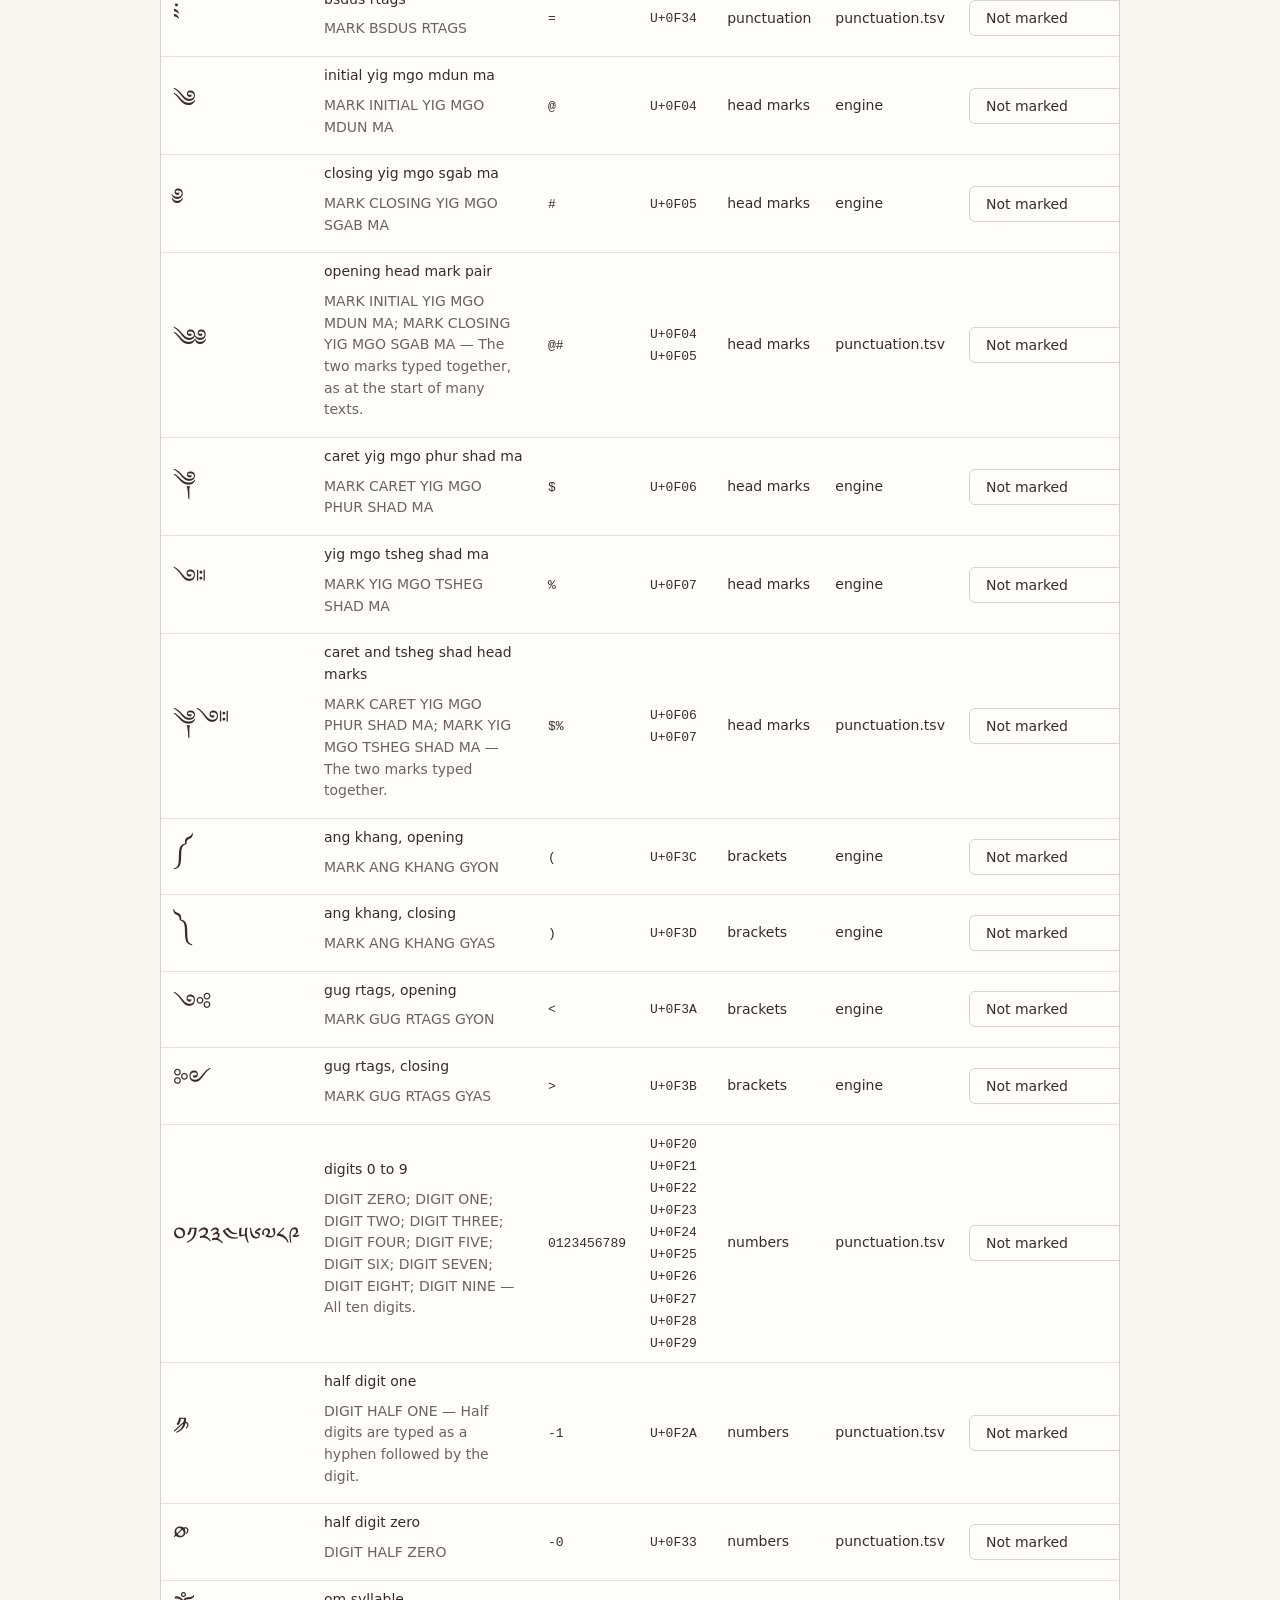
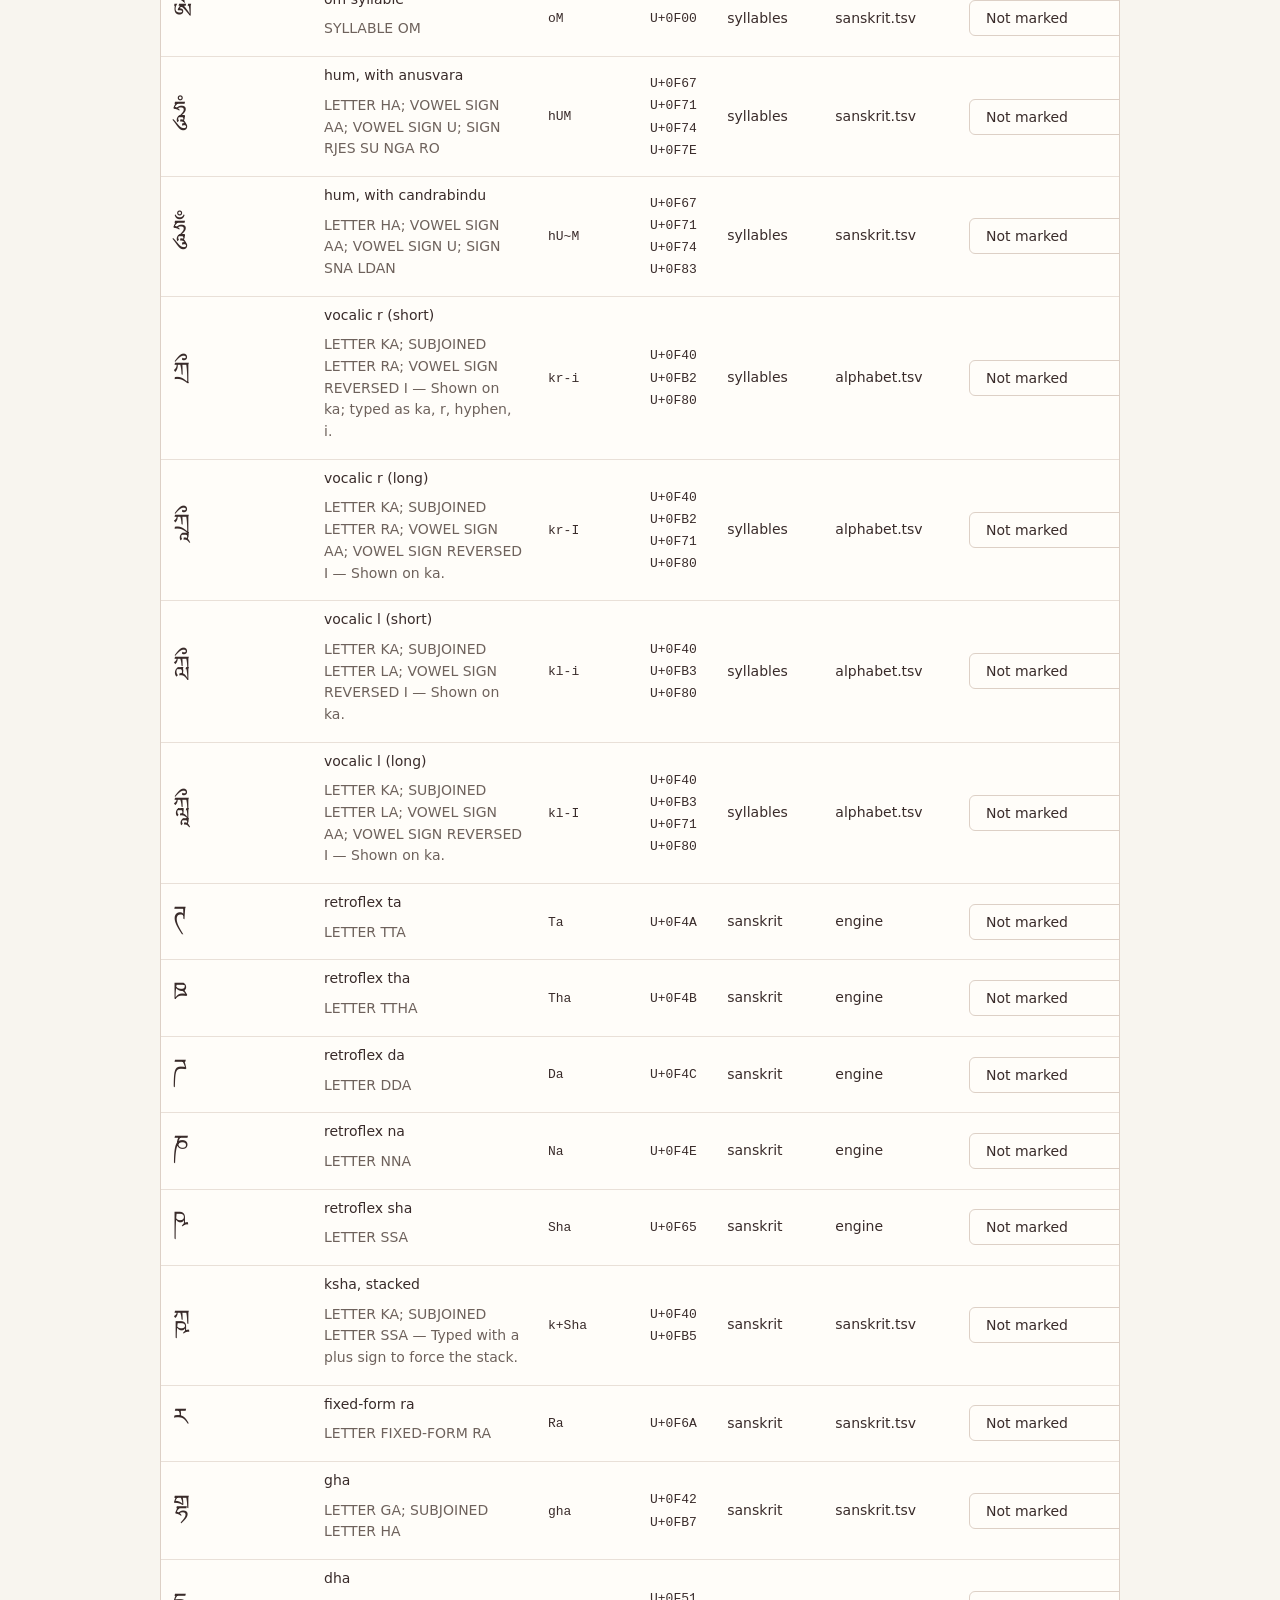
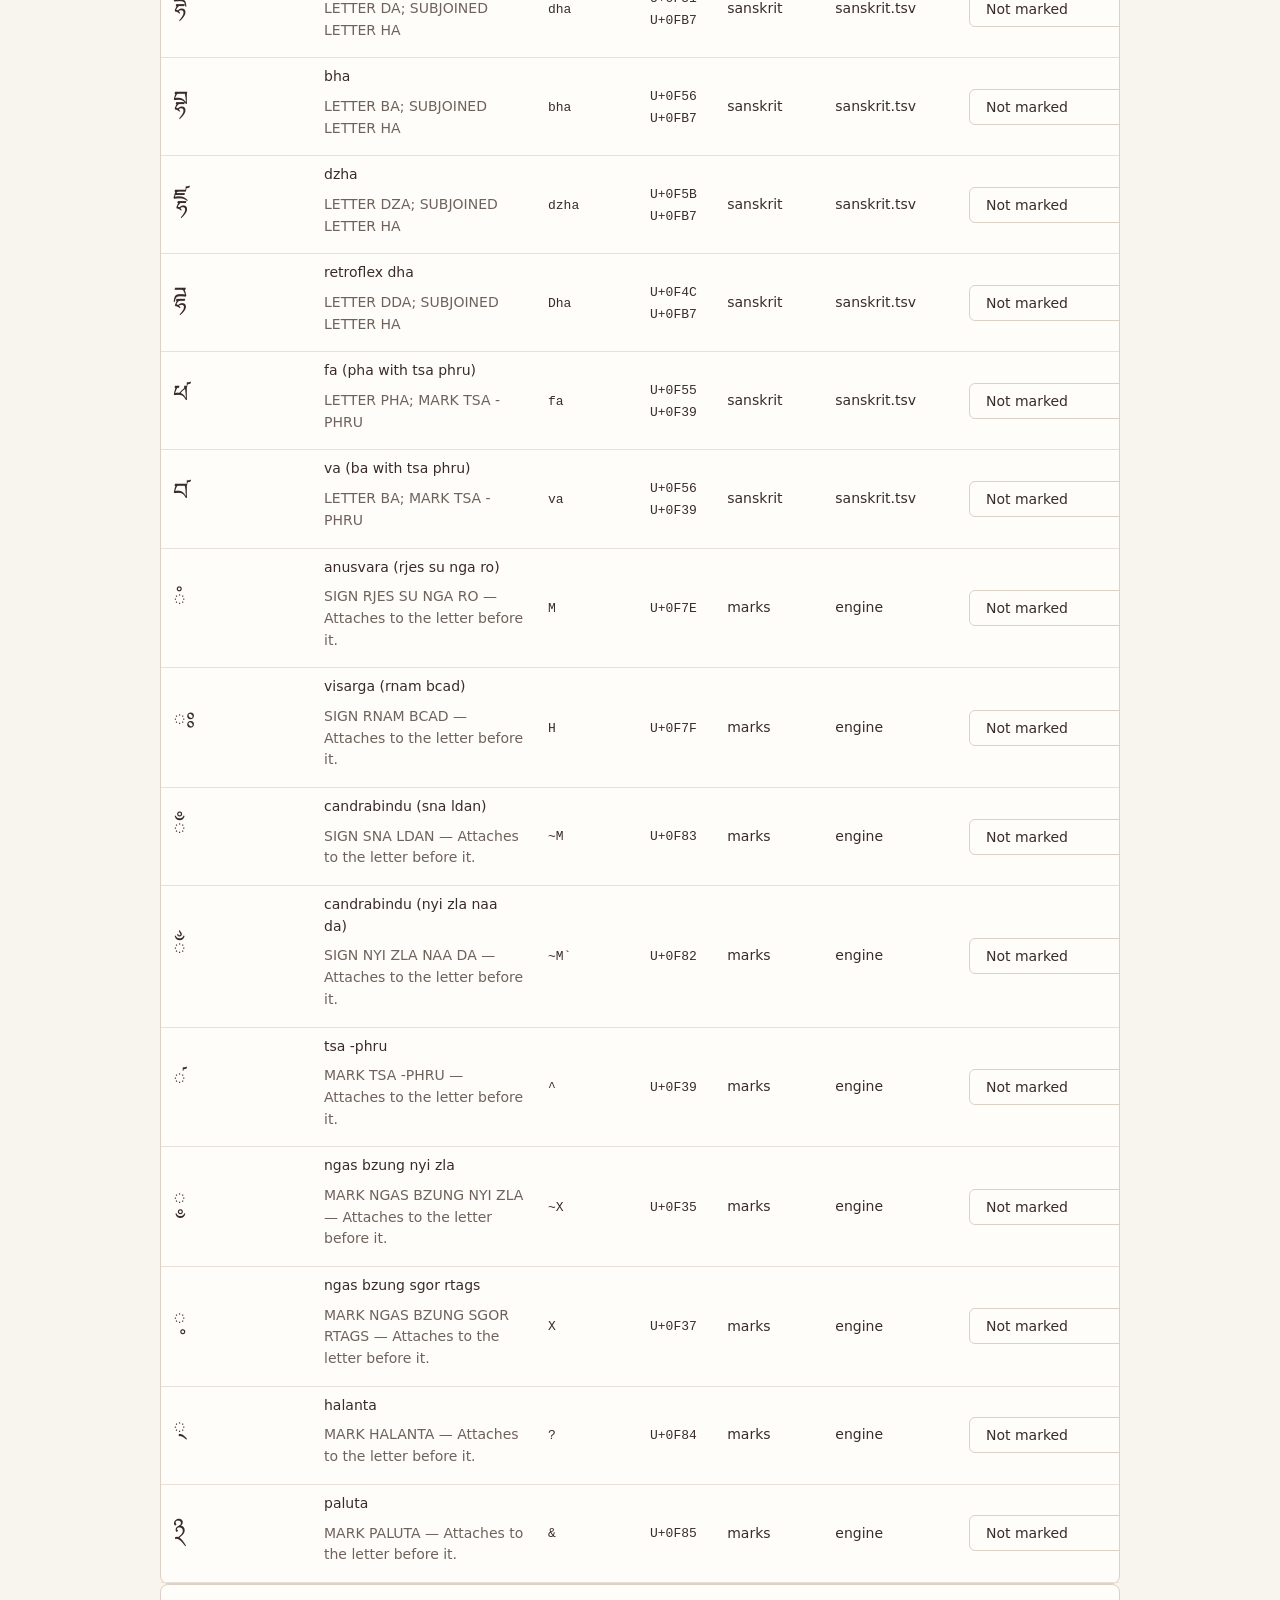
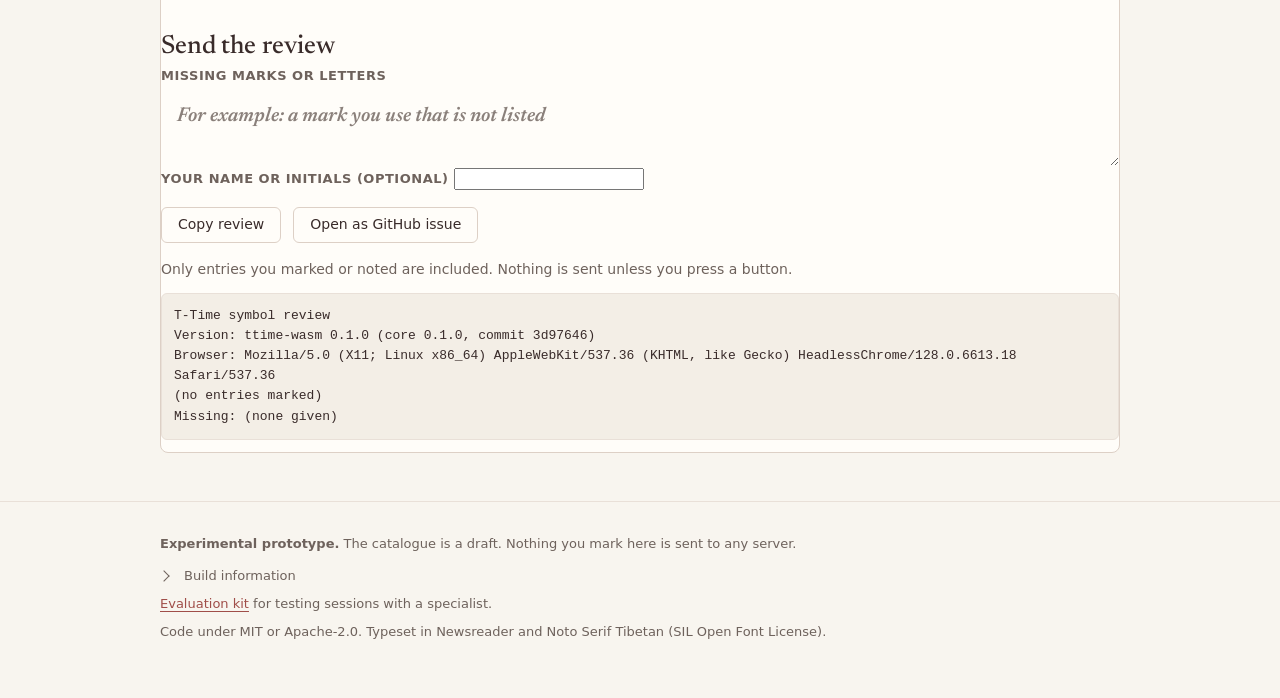
<file: symbols.html>
<!doctype html>
<html lang="en">
<head>
<meta charset="utf-8">
<meta name="viewport" content="width=device-width, initial-scale=1">
<meta name="color-scheme" content="light dark">
<title>T-Time symbol review</title>
<link rel="icon" href="assets/logo-square.svg?v=d8e3add972" type="image/svg+xml">
<link rel="stylesheet" href="style.css?v=8715d8c32c">
</head>
<body>
<a class="skip" href="#main">Skip to content</a>
<header class="site-header"><div class="wrap">
  <a class="brand" href="index.html" aria-label="T-Time, writing room">
    <picture><source srcset="assets/logo-long-dark.webp?v=4430119a1a" media="(prefers-color-scheme: dark)"><img src="assets/logo-long.webp?v=51adeb4e21" alt="T-time" width="175" height="48"></picture>
    <span class="badge">Experimental prototype</span>
  </a>
  <nav class="nav" aria-label="Primary">
    <a href="index.html">Writing Room</a>
    <a href="converter.html">Converter</a>
    <a href="parity.html">Tools</a>
    <a href="evaluate.html">Evaluation kit</a>
  </nav>
</div></header>
<main class="wrap" id="main">
  <div class="hero">
    <div class="intro">
      <h1>Symbol review</h1>
      <p class="subtitle">For the specialist's eye.</p>
      <p class="lede">The draft catalogue behind the Writing Room's Symbols panel. Nothing here has been reviewed by a Tibetologist. Mark each entry, add a note where something is wrong or missing, then copy or send the review.</p>
    </div>
    <img src="assets/typing.webp?v=0795db4f63" alt="Momo the yak and Tibby the cat-maid typing together at a table" width="1200" height="567">
  </div>

  <section class="paper" aria-labelledby="how-h">
    <h2 id="how-h">What to check</h2>
    <ul>
      <li>Is the <strong>label</strong> how a scholar would name the mark?</li>
      <li>Is the <strong>category</strong> sensible, and is the <strong>EWTS</strong> what you would type?</li>
      <li>Is anything <strong>missing</strong>, or <strong>misleading</strong>?</li>
    </ul>
    <p class="hint">Evidence says where an entry comes from: a fixture file means that EWTS to Unicode pair is listed there (other converters agree where noted in the repository), and “engine” means only T-Time’s own output shows it. Your marks stay in this page until you copy or send them.</p>
  </section>

  <section class="paper" aria-labelledby="list-h">
    <h2 id="list-h">Catalogue</h2>
    <label class="label field" for="filter">Filter
      <input type="search" id="filter" placeholder="Search label, EWTS or code point">
    </label>
    <p class="hint" id="count" role="status"></p>
    <div style="overflow-x:auto">
    <table class="data" id="table">
      <thead><tr><th scope="col">Mark</th><th scope="col">Label</th><th scope="col">EWTS</th><th scope="col">Code points</th><th scope="col">Category</th><th scope="col">Evidence</th><th scope="col">Your verdict</th><th scope="col">Note</th></tr></thead>
      <tbody id="rows"></tbody>
    </table>
    </div>
  </section>

  <section class="paper" aria-labelledby="send-h">
    <h2 id="send-h">Send the review</h2>
    <label class="label field" for="missing">Missing marks or letters
      <textarea id="missing" rows="3" placeholder="For example: a mark you use that is not listed"></textarea>
    </label>
    <label class="label field" for="reviewer">Your name or initials (optional)
      <input type="text" id="reviewer">
    </label>
    <p class="actions-row">
      <button type="button" id="copy-review">Copy review</button>
      <a class="button" id="gh-issue" href="https://github.com/ttime-ime/playground/issues/new" target="_blank" rel="noopener">Open as GitHub issue</a>
    </p>
    <p class="hint">Only entries you marked or noted are included. Nothing is sent unless you press a button.</p>
    <pre class="report" id="review" aria-label="Review text"></pre>
    <p class="hint" id="status" role="status"></p>
  </section>
</main>
<footer class="site-footer"><div class="wrap">
  <p><strong>Experimental prototype.</strong> The catalogue is a draft. Nothing you mark here is sent to any server.</p>
  <details>
    <summary>Build information</summary>
    <p class="hint">Include this in bug reports.</p>
    <p class="build" id="build">loading…</p>
  </details>
  <p><a href="evaluate.html">Evaluation kit</a> for testing sessions with a specialist.</p>
  <p>Code under MIT or Apache-2.0. Typeset in Newsreader and Noto Serif Tibetan (SIL Open Font License).</p>
</div></footer>
<script type="module" src="symbols.js?v=fd3791c0fe"></script>
</body>
</html>
</file>
<file: style.css>
/* T-Time Playground: an illustrated writing workshop, drawn with a quiet hand.
   Expressive characters, quiet interface, beautiful Tibetan typography. */

@font-face {
  font-family: "Newsreader";
  src: url("assets/fonts/Newsreader.woff2?v=a8f747986a") format("woff2");
  font-weight: 200 800;
  font-style: normal;
  font-display: swap;
}
@font-face {
  font-family: "Newsreader";
  src: url("assets/fonts/Newsreader-Italic.woff2?v=a43604a8ed") format("woff2");
  font-weight: 200 800;
  font-style: italic;
  font-display: swap;
}
@font-face {
  font-family: "Noto Serif Tibetan";
  src: url("assets/fonts/NotoSerifTibetan.woff2?v=609628d82b") format("woff2");
  font-weight: 100 900;
  font-display: swap;
}

:root {
  /* Light: ivory paper, walnut ink */
  --bg: #f8f5ef;
  --surface: #fffdf9;
  --surface-2: #f3eee6;
  --text: #392b2a;
  --muted: #6e625c;        /* a touch darker than the brief's #796C66, for 5.4:1 on ivory */
  --line: #ddd0c6;
  --line-soft: #e9e0d8;
  --coral: #b65e58;        /* decorative: rules, underlines, focus rings */
  --accent: #a04e49;       /* coral for text and filled buttons (5.6:1 on white) */
  --accent-ink: #ffffff;
  --turquoise: #4d8883;    /* selected states and small details */
  --turquoise-ink: #3f7772;
  --deep: #33272e;
  --select: #cfe5e1;       /* provisional text highlight */
  --warn-bg: #fbeee9;
  --focus: #4d8883;

  --serif: "Newsreader", "Iowan Old Style", "Palatino Linotype", Georgia, serif;
  --sans: system-ui, -apple-system, "Segoe UI", Roboto, "Helvetica Neue", sans-serif;
  --mono: ui-monospace, "SF Mono", Menlo, Consolas, "Liberation Mono", monospace;
  --tib: "Noto Serif Tibetan", "Jomolhari", "Kailasa", "Tibetan Machine Uni", "Microsoft Himalaya", serif;

  --r: 6px;
  --s1: 4px; --s2: 8px; --s3: 12px; --s4: 16px; --s5: 24px; --s6: 32px; --s7: 48px; --s8: 72px;
  --measure: 62rem;
  color-scheme: light;
}

@media (prefers-color-scheme: dark) {
  :root {
    /* Dark: the same room in evening light */
    --bg: #241e23;
    --surface: #30272d;
    --surface-2: #2b232a;
    --text: #f4ede5;
    --muted: #b7aaa5;
    --line: #514148;
    --line-soft: #3f333a;
    --coral: #e29a8d;
    --accent: #e29a8d;
    --accent-ink: #241e23;
    --turquoise: #7fbdb6;
    --turquoise-ink: #8cc7c0;
    --deep: #1b161a;
    --select: #3e5f5b;
    --warn-bg: #3a2b2d;
    --focus: #7fbdb6;
    color-scheme: dark;
  }
}

* { box-sizing: border-box; }
html { -webkit-text-size-adjust: 100%; }
body {
  margin: 0;
  background: var(--bg);
  color: var(--text);
  font: 400 16px/1.55 var(--sans);
  -webkit-font-smoothing: antialiased;
}
img, svg { max-width: 100%; }
a { color: var(--accent); text-underline-offset: 3px; }
a:hover { color: var(--text); }
code, pre, kbd { font-family: var(--mono); font-size: 0.8125rem; }
[lang="bo"] { font-family: var(--tib); }
.visually-hidden {
  position: absolute; width: 1px; height: 1px; margin: -1px; padding: 0;
  overflow: hidden; clip: rect(0 0 0 0); white-space: nowrap; border: 0;
}
.skip { position: absolute; left: var(--s4); top: -3rem; background: var(--surface); padding: var(--s2) var(--s3);
  border: 1px solid var(--line); border-radius: var(--r); z-index: 10; }
.skip:focus { top: var(--s2); }

:focus-visible { outline: 2px solid var(--focus); outline-offset: 2px; border-radius: 3px; }

/* ---------- Layout ---------- */
.wrap { max-width: var(--measure); margin: 0 auto; padding: 0 var(--s4); }
main.wrap { padding-bottom: var(--s7); }

/* ---------- Header ---------- */
.site-header { border-bottom: 1px solid var(--line-soft); }
.site-header .wrap {
  display: flex; flex-wrap: wrap; align-items: center; justify-content: space-between;
  gap: var(--s3) var(--s5); padding-top: var(--s4); padding-bottom: var(--s4);
}
.brand { display: flex; align-items: center; gap: var(--s3); text-decoration: none; }
.brand img { display: block; height: 48px; width: auto; }
.badge {
  font: 600 0.6875rem/1 var(--sans); letter-spacing: 0.06em; text-transform: uppercase;
  color: var(--muted); border: 1px solid var(--line); border-radius: 999px; padding: 4px 8px;
}
.nav { display: flex; gap: var(--s5); }
.nav a {
  color: var(--muted); text-decoration: none; font-size: 0.9375rem; font-weight: 500;
  padding: var(--s2) 0; border-bottom: 2px solid transparent;
  transition: color 0.15s, border-color 0.15s;
}
.nav a:hover { color: var(--text); border-bottom-color: var(--line); }
.nav a[aria-current="page"] { color: var(--text); border-bottom-color: var(--coral); }

/* ---------- Typography ---------- */
h1, h2, h3 { font-family: var(--serif); font-weight: 500; line-height: 1.15; margin: 0; letter-spacing: -0.005em; }
h1 { font-size: clamp(2.125rem, 4.5vw + 1rem, 2.625rem); }
h2 { font-size: clamp(1.4375rem, 1.5vw + 1rem, 1.625rem); margin-top: var(--s7); }
h3 { font-size: 1.125rem; }
.subtitle { font-family: var(--serif); font-style: italic; font-size: 1.375rem; color: var(--muted); margin: var(--s2) 0 0; }
.lede { font-size: 1.0625rem; max-width: 34rem; margin: var(--s4) 0 0; }
.hint { color: var(--muted); font-size: 0.875rem; margin: var(--s2) 0; }
.label, label.field {
  font: 600 0.8125rem/1.2 var(--sans); letter-spacing: 0.04em; text-transform: uppercase; color: var(--muted);
}

/* ---------- Intro ---------- */
.intro { padding: var(--s6) 0 var(--s5); }
.hero {
  display: grid; grid-template-columns: minmax(0, 1fr) minmax(0, 38%); align-items: end;
  gap: var(--s6); padding: var(--s6) 0 var(--s4);
}
.hero img { display: block; width: 100%; height: auto; }
.hero .intro { padding: 0; align-self: center; }

/* ---------- Surfaces and controls ---------- */
.paper {
  background: var(--surface); border: 1px solid var(--line); border-radius: 8px;
}
.evaluation > .paper { padding: var(--s4) var(--s5); margin-top: var(--s3); }
.evaluation > .paper h2:first-child { margin-top: 0; }
.evaluation > nav.paper { padding-top: var(--s3); padding-bottom: var(--s3); }
.evaluation > nav.paper .actions-row { margin: 0; }
button, select, textarea, input { font: inherit; color: inherit; }
button {
  font-size: 0.875rem; font-weight: 500; min-height: 36px; padding: 0 var(--s4);
  background: var(--surface); border: 1px solid var(--line); border-radius: var(--r); cursor: pointer;
  transition: border-color 0.15s, background-color 0.15s;
}
button:hover { border-color: var(--coral); }
button.primary { background: var(--accent); border-color: var(--accent); color: var(--accent-ink); }
button.primary:hover { filter: brightness(1.06); }
button.quiet { background: transparent; border-color: transparent; color: var(--muted); }
button.quiet:hover { color: var(--text); border-color: var(--line); }
select {
  min-height: 36px; padding: 0 var(--s3); font-size: 0.875rem; background: var(--surface);
  border: 1px solid var(--line); border-radius: var(--r);
}
input[type="checkbox"] { accent-color: var(--turquoise); width: 1rem; height: 1rem; vertical-align: -2px; margin: 0 var(--s2) 0 0; }
.check { display: inline-flex; align-items: center; font-size: 0.875rem; }
.status { font-size: 0.8125rem; color: var(--turquoise-ink); min-width: 7rem; }
.toolbar {
  display: flex; flex-wrap: wrap; align-items: center; gap: var(--s3) var(--s4);
  padding: var(--s3) var(--s4); border-bottom: 1px solid var(--line-soft);
}
.toolbar .actions { display: flex; align-items: center; gap: var(--s2); margin-left: auto; }
.toolbar label.field { display: inline-flex; align-items: center; gap: var(--s2); }

textarea {
  width: 100%; display: block; resize: vertical; border: 0; background: transparent;
  padding: var(--s4); outline: none;
}
.tib { font-family: var(--tib); font-size: clamp(1.875rem, 1.2vw + 1.5rem, 2.125rem); line-height: 1.9; }
.ewts { font-family: var(--mono); font-size: 1.0625rem; line-height: 1.7; }
.tib::selection, .writing::selection { background: var(--select); color: var(--text); }
.writing { min-height: 15rem; padding: var(--s5) var(--s6); }

/* ---------- Converter ---------- */
.instrument { display: grid; grid-template-columns: 1fr 1fr; margin-top: var(--s5); overflow: hidden; }
.pane { display: flex; flex-direction: column; min-width: 0; }
.pane + .pane { border-left: 1px solid var(--line); }
.pane:focus-within { box-shadow: inset 0 0 0 2px var(--focus); }
.pane-head { display: flex; align-items: center; justify-content: space-between; gap: var(--s3);
  padding: var(--s2) var(--s3) var(--s2) var(--s4); border-bottom: 1px solid var(--line-soft); background: var(--surface-2); min-height: 48px; }
.pane textarea { min-height: 13rem; flex: 1 1 auto; }
.convbar { display: flex; flex-wrap: wrap; align-items: center; gap: var(--s3) var(--s4); margin-top: var(--s3); }

/* ---------- Disclosures ---------- */
details { margin-top: var(--s4); }
details.paper { padding: 0; }
summary {
  cursor: pointer; font-weight: 600; font-size: 0.9375rem; padding: var(--s3) var(--s4); list-style: none;
  display: flex; align-items: center; gap: var(--s2);
}
summary::-webkit-details-marker { display: none; }
summary::before { content: ""; width: 7px; height: 7px; border-right: 1.5px solid var(--muted); border-bottom: 1.5px solid var(--muted);
  transform: rotate(-45deg); transition: transform 0.15s; margin-right: var(--s2); flex: none; }
details[open] > summary::before { transform: rotate(45deg); }
.disclosure-body { padding: 0 var(--s4) var(--s4); }
.count { font-weight: 500; font-size: 0.75rem; color: var(--muted); border: 1px solid var(--line); border-radius: 999px; padding: 2px 8px; margin-left: var(--s2); }
.count.has { color: var(--accent); border-color: var(--coral); }

dl.facts { display: grid; grid-template-columns: minmax(9rem, 13rem) minmax(0, 1fr); gap: var(--s2) var(--s4); margin: 0; font-size: 0.875rem; }
dl.facts dt { color: var(--muted); }
dl.facts dd { margin: 0; overflow-wrap: anywhere; }
dl.facts code { font-size: 0.8125rem; color: var(--text); }
.diag { list-style: none; margin: 0; padding: 0; }
.diag li { padding: var(--s2) var(--s3); border-left: 3px solid var(--line); background: var(--surface-2); margin: 0 0 var(--s2); border-radius: 0 var(--r) var(--r) 0; }
.diag li.warn { border-left-color: var(--coral); background: var(--warn-bg); }
.diag li.note { border-left-color: var(--turquoise); }
.diag .tag { font: 600 0.6875rem/1 var(--sans); letter-spacing: 0.05em; text-transform: uppercase; margin-right: var(--s2); }
pre.report { white-space: pre-wrap; overflow-wrap: anywhere; background: var(--surface-2); border: 1px solid var(--line-soft);
  border-radius: var(--r); padding: var(--s3); margin: var(--s3) 0; }
.formrow { display: block; margin: var(--s3) 0; }
.formrow textarea { border: 1px solid var(--line); border-radius: var(--r); background: var(--surface); padding: var(--s2) var(--s3); margin-top: var(--s1); font-size: 0.9375rem; }

/* ---------- Examples ---------- */
.example-group + .example-group { margin-top: var(--s4); }
.example-group h3 { font-family: var(--sans); font-size: 0.8125rem; font-weight: 600; letter-spacing: 0.04em; text-transform: uppercase; color: var(--muted); margin-bottom: var(--s2); }
.chips { display: flex; flex-wrap: wrap; gap: var(--s2); }
.chip { display: flex; flex-direction: column; align-items: flex-start; gap: 2px; padding: var(--s2) var(--s3); min-height: 0; text-align: left; }
.chip code { font-size: 0.875rem; }
.chip small { color: var(--muted); font-size: 0.75rem; }

/* ---------- Tables (parity) ---------- */
table.data { width: 100%; border-collapse: collapse; font-size: 0.875rem; }
table.data th, table.data td { text-align: left; padding: var(--s2) var(--s3); border-bottom: 1px solid var(--line-soft); }
table.data th { color: var(--muted); font-weight: 600; font-size: 0.75rem; letter-spacing: 0.04em; text-transform: uppercase; }
table.data td.num { font-variant-numeric: tabular-nums; }
.pass::before { content: "✓ "; color: var(--turquoise-ink); }
.fail::before { content: "✕ "; color: var(--accent); }
.fail { color: var(--accent); font-weight: 600; }
.summaryline { font-family: var(--serif); font-size: 1.375rem; margin: var(--s4) 0; }

/* ---------- Vignette and footer ---------- */
.site-footer { border-top: 1px solid var(--line-soft); color: var(--muted); font-size: 0.8125rem; padding: var(--s5) 0 var(--s7); }
.site-footer p { margin: var(--s2) 0; max-width: 46rem; }
.site-footer details { margin-top: var(--s3); }
.site-footer summary { padding: 0; font-weight: 500; font-size: 0.8125rem; }
.site-footer .build { font-family: var(--mono); margin: var(--s2) 0 0; overflow-wrap: anywhere; }

/* ---------- Responsive ---------- */
@media (max-width: 800px) {
  .hero { grid-template-columns: 1fr; gap: var(--s4); }
  .hero img { width: min(22rem, 80%); justify-self: start; order: 2; }
  .instrument { grid-template-columns: 1fr; }
  .pane + .pane { border-left: 0; border-top: 1px solid var(--line); }
  .pane textarea { min-height: 11rem; }
  .writing { padding: var(--s4); }
  dl.facts { grid-template-columns: 1fr; gap: 0; }
  dl.facts dt { margin-top: var(--s3); }
  .nav { gap: var(--s4); }
  .brand img { height: 40px; }
}
@media (max-width: 420px) {
  button, select { min-height: 44px; }
  .badge { font-size: 0.625rem; padding: 3px 6px; }
  .toolbar .actions { width: 100%; justify-content: space-between; }
  .status { min-width: 0; }
}
@media (prefers-reduced-motion: reduce) {
  * { transition: none !important; }
}

textarea::placeholder { font-family: var(--serif); font-style: italic; font-size: 1.25rem; color: var(--muted); opacity: 0.8; }

/* ---------- Report actions ---------- */
.actions-row { display: flex; flex-wrap: wrap; gap: var(--s3); align-items: center; }
a.button {
  display: inline-flex; align-items: center; font-size: 0.875rem; font-weight: 500; min-height: 36px;
  padding: 0 var(--s4); background: var(--surface); border: 1px solid var(--line); border-radius: var(--r);
  color: var(--text); text-decoration: none;
}
a.button:hover { border-color: var(--coral); }
@media (max-width: 420px) { a.button { min-height: 44px; } }

/* ---------- Symbol palette ---------- */
.palette { padding: var(--s5); margin: var(--s5) 0; }
.palette[hidden] { display: none; }
.palette-head { display: flex; align-items: center; justify-content: space-between; gap: var(--s3); }
.palette-head h2 { margin: 0; }
.palette input[type="search"] {
  display: block; width: 100%; min-height: 40px; margin: var(--s2) 0 var(--s3); padding: 0 var(--s3);
  background: var(--bg); border: 1px solid var(--line); border-radius: var(--r);
}
.palette .chips { margin-bottom: var(--s3); }
.chip[aria-pressed="true"] { background: var(--accent); border-color: var(--accent); color: var(--surface); }
.sym-grid { list-style: none; margin: 0; padding: 0; display: grid; grid-template-columns: repeat(auto-fill, minmax(10.5rem, 1fr)); gap: var(--s3); }
.sym { display: flex; flex-direction: column; gap: var(--s1); }
.sym-insert {
  display: flex; flex: 1; flex-direction: column; align-items: center; justify-content: center; gap: 2px; height: auto; min-height: 0; width: 100%;
  padding: var(--s3) var(--s2); text-align: center; background: var(--bg);
}
.sym-glyph { font-size: 2.25rem; line-height: 1.5; min-height: 3.4rem; }
.sym-label { font-size: 0.8125rem; font-weight: 500; }
.sym-meta, .sym-ewts { font-family: var(--mono); font-size: 0.6875rem; color: var(--muted); overflow-wrap: anywhere; }
.sym-copy { min-height: 28px; font-size: 0.75rem; }

/* ---------- Symbol review ---------- */
#filter { display: block; width: 100%; min-height: 40px; margin-top: var(--s1); padding: 0 var(--s3); background: var(--bg); border: 1px solid var(--line); border-radius: var(--r); }
#table td:nth-child(2) { min-width: 14rem; }
#table td:nth-child(8) input { width: 100%; min-width: 10rem; min-height: 32px; padding: 0 var(--s2); background: var(--bg); border: 1px solid var(--line); border-radius: var(--r); }

/* ---------- Tool tabs under the editor ---------- */
.tabs { display: flex; flex-wrap: wrap; gap: var(--s1); margin-top: var(--s3); border-bottom: 1px solid var(--line); }
.tab {
  display: inline-flex; align-items: center; gap: var(--s2); min-height: 40px; padding: 0 var(--s4);
  background: transparent; border: 1px solid transparent; border-bottom: 0; border-radius: var(--r) var(--r) 0 0;
  color: var(--muted); font-size: 0.875rem; font-weight: 500; margin-bottom: -1px;
}
.tab:hover { color: var(--text); }
.tab[aria-selected="true"] { background: var(--bg); border-color: var(--line); color: var(--text); }
.tab .dot { width: 7px; height: 7px; border-radius: 50%; background: transparent; border: 1px solid var(--line); }
.tab.on .dot { background: var(--turquoise); border-color: var(--turquoise); }
.tabpanel { padding: var(--s4) 0 0; }
.tabpanel[hidden] { display: none; }
.tabpanel > :first-child { margin-top: 0; }
@media (max-width: 520px) { .tab { padding: 0 var(--s3); } }

/* Latin mode: the editor looks different so the state is never in doubt. */
.writing.latin { font-family: var(--sans), var(--tib); font-size: 1.125rem; border-left: 3px solid var(--turquoise); }
kbd { padding: 1px 5px; border: 1px solid var(--line); border-radius: 4px; background: var(--surface-2); }

.deadkeys { margin: var(--s2) 0; }
.deadkeys summary { cursor: pointer; font-weight: 600; margin-bottom: var(--s2); }
.deadkeys table.data { max-width: 28rem; }
.deadkeys table.data th, .deadkeys table.data td { padding: 2px var(--s3); }

.chart-row { display: grid; grid-template-columns: 8rem 1fr; gap: var(--s3); align-items: start; padding: var(--s2) 0; border-top: 1px solid var(--line-soft); }
.chart-label { color: var(--muted); font-size: 0.875rem; padding-top: var(--s2); }
.chart-cells { display: flex; flex-wrap: wrap; gap: var(--s2); }
.cell { display: flex; flex-direction: column; align-items: center; gap: 2px; min-width: 4.5rem; padding: var(--s2) var(--s3); background: var(--surface); border: 1px solid var(--line); border-radius: var(--r); color: inherit; font: inherit; cursor: pointer; }
.cell:hover, .cell:focus-visible { background: var(--surface-2); }
.cell .glyph { font-size: 1.75rem; line-height: 1.6; }
.cell code { font-size: 0.75rem; }
.cell .hint { margin: 0; font-size: 0.75rem; }
.cell.warn { background: var(--warn-bg); }
@media (max-width: 40rem) { .chart-row { grid-template-columns: 1fr; gap: 0; } }
.chart-notes { margin: var(--s3) 0 0; }
.chart-notes summary { cursor: pointer; font-weight: 600; }

/* ---------- Stacker ---------- */
.stacker-top input[type="text"] {
  display: block; width: 100%; max-width: 22rem; min-height: 40px; margin: var(--s1) 0 var(--s3); padding: 0 var(--s3);
  background: var(--bg); border: 1px solid var(--line); border-radius: var(--r);
}
.layers-line { display: flex; flex-wrap: wrap; align-items: center; gap: var(--s3); margin-bottom: var(--s3); }
.layers { display: flex; flex-wrap: wrap; gap: var(--s2); }
.layer { display: inline-flex; align-items: center; gap: var(--s2); padding: var(--s1) var(--s2) var(--s1) var(--s3); background: var(--surface); border: 1px solid var(--line); border-radius: var(--r); }
.layer .tib { font-size: 1.5rem; line-height: 1.5; }
.layer button { min-height: 28px; min-width: 28px; padding: 0; }
.stacker-result { display: grid; grid-template-columns: minmax(7rem, 11rem) 1fr; gap: var(--s4) var(--s5); align-items: start; padding: var(--s4); margin: var(--s3) 0; background: var(--surface); border: 1px solid var(--line); border-radius: var(--r); }
.stacker-result[hidden] { display: none; }
.st-glyph { font-size: 4.5rem; line-height: 1.7; text-align: center; min-height: 7rem; }
.stacker-result > :nth-child(n+3) { grid-column: 1 / -1; }
.stacker-result dl.facts { margin: 0; }
.st-h { margin: var(--s4) 0 var(--s2); font-size: 1rem; }
.st-marks { margin-top: var(--s2); }
.chip .tib { font-size: 1.25rem; line-height: 1.4; }
.chip { flex-direction: row; align-items: center; gap: var(--s2); }
.chart-row[hidden], .cell[hidden] { display: none; }
@media (max-width: 40rem) { .stacker-result { grid-template-columns: 1fr; } }

/* ---------- Stacker: pink and bubbly ----------
   The panel has its own colour tokens, so everything inside picks up the pink,
   in light and dark mode alike (pink is the brand here, as on the Mac toolbar).
   The illustration's background is the same flat pink (#fce7e9), so it melts
   into the panel. Text is deep berry on pink: 9:1 or better. */
.stacker-panel {
  --bg: #fce7e9; --surface: #fff6f7; --surface-2: #f9d5dd; --text: #5b1f35; --muted: #86445b;
  --line: #efaabd; --line-soft: #f5c6d2; --coral: #c42b66; --accent: #c42b66; --accent-ink: #ffffff;
  --turquoise: #c42b66; --turquoise-ink: #a8244f; --warn-bg: #ffe2d3; --focus: #c42b66;
  color-scheme: light; color: var(--text);
  position: relative; margin-top: var(--s5); padding: var(--s5);
  background: var(--bg); border: 3px solid var(--line-soft); border-radius: 32px;
  box-shadow: 0 6px 0 var(--line-soft);
}
/* Two bubbles hanging off the corners. Decorative; they never cover content. */
.stacker-panel::before, .stacker-panel::after {
  content: ""; position: absolute; border-radius: 50%; pointer-events: none;
  background: radial-gradient(circle at 30% 26%, #fff 0 11%, rgba(255,255,255,0.6) 12% 28%, rgba(255,176,200,0.28) 60%, rgba(255,140,180,0.5) 100%);
  border: 2px solid rgba(255,255,255,0.8);
}
.stacker-panel::before { width: 3.6rem; height: 3.6rem; top: -1.6rem; right: 2.2rem; }
.stacker-panel::after { width: 2.4rem; height: 2.4rem; bottom: -1rem; left: 1.2rem; }

/* The result card stacks its parts so codes do not wrap. */
.stacker-panel .stacker-result { grid-template-columns: 1fr; }
.stacker-panel .stacker-result dl.facts { grid-template-columns: 1fr; gap: 0; }
.stacker-panel .stacker-result dl.facts dt { margin-top: var(--s2); }
.stacker-panel .stacker-result code { overflow-wrap: anywhere; }
.stacker-panel .st-glyph { justify-self: center; min-width: 9rem; padding: 0 var(--s4); }

.stacker-panel button {
  border: 2px solid var(--line); border-radius: 999px; background: var(--surface); color: var(--text);
  font-weight: 600; min-height: 38px; box-shadow: 0 3px 0 var(--line);
  transition: transform 0.12s, box-shadow 0.12s, border-color 0.12s;
}
.stacker-panel button:hover { border-color: var(--accent); transform: translateY(-1px); }
.stacker-panel button:active { transform: translateY(2px); box-shadow: 0 1px 0 var(--line); }
.stacker-panel button:disabled { opacity: 0.5; cursor: not-allowed; transform: none; box-shadow: 0 3px 0 var(--line); }
.stacker-panel button.primary {
  background: linear-gradient(#e24a85, #c42b66); border-color: #a3204f; color: #fff;
  box-shadow: 0 3px 0 #8f1c45, inset 0 2px 0 rgba(255,255,255,0.35);
}
.stacker-panel button.primary:active { box-shadow: 0 1px 0 #8f1c45, inset 0 2px 0 rgba(255,255,255,0.35); }
.stacker-panel button.quiet { background: transparent; border-color: transparent; box-shadow: none; color: var(--muted); }
.stacker-panel button.quiet:hover { color: var(--text); border-color: var(--line); }
.stacker-panel .cell {
  border-radius: 22px; border: 2px solid var(--line); box-shadow: 0 4px 0 var(--line);
  background: radial-gradient(circle at 30% 22%, #ffffff 0, var(--surface) 42%, var(--surface-2) 100%);
}
.stacker-panel .cell:hover, .stacker-panel .cell:focus-visible { transform: translateY(-2px) scale(1.04); background: #fff; }
.stacker-panel .cell:disabled { background: var(--surface-2); }
.stacker-panel .chip { border-radius: 999px; padding: var(--s1) var(--s3); }
.stacker-panel .chip[aria-pressed="true"] { background: var(--accent); border-color: #a3204f; color: var(--accent-ink); box-shadow: 0 3px 0 #8f1c45; }
.stacker-panel .stacker-top input[type="text"] { border: 2px solid var(--line); border-radius: 999px; background: var(--surface); padding: 0 var(--s4); }
.stacker-panel .layer { border: 2px solid var(--line); border-radius: 999px; }
.stacker-panel .stacker-result { border: 3px solid var(--line); border-radius: 28px; background: var(--surface); box-shadow: 0 5px 0 var(--line-soft); }
.stacker-panel .st-glyph {
  border-radius: 40px; background: radial-gradient(circle at 30% 24%, #fff 0, #ffeef2 55%, #ffd0dd 100%);
  align-self: center;
}
.stacker-panel .diag li { border-radius: 16px; border-left-width: 0; }
.stacker-panel .st-h { font-family: var(--serif); font-size: 1.25rem; font-weight: 600; color: var(--accent); }
.stacker-panel kbd { background: var(--surface); border-color: var(--line); border-radius: 8px; }
.stacker-panel .chart-row { border-top: 2px dotted var(--line); }
/* The tab that leads to it is pink too. */
#tab-stacker { color: #c42b66; font-weight: 600; }
#tab-stacker[aria-selected="true"] { background: #fce7e9; border-color: #f5c6d2; color: #5b1f35; }
@media (prefers-color-scheme: dark) { #tab-stacker:not([aria-selected="true"]) { color: #ff9fc0; } }
</file>
